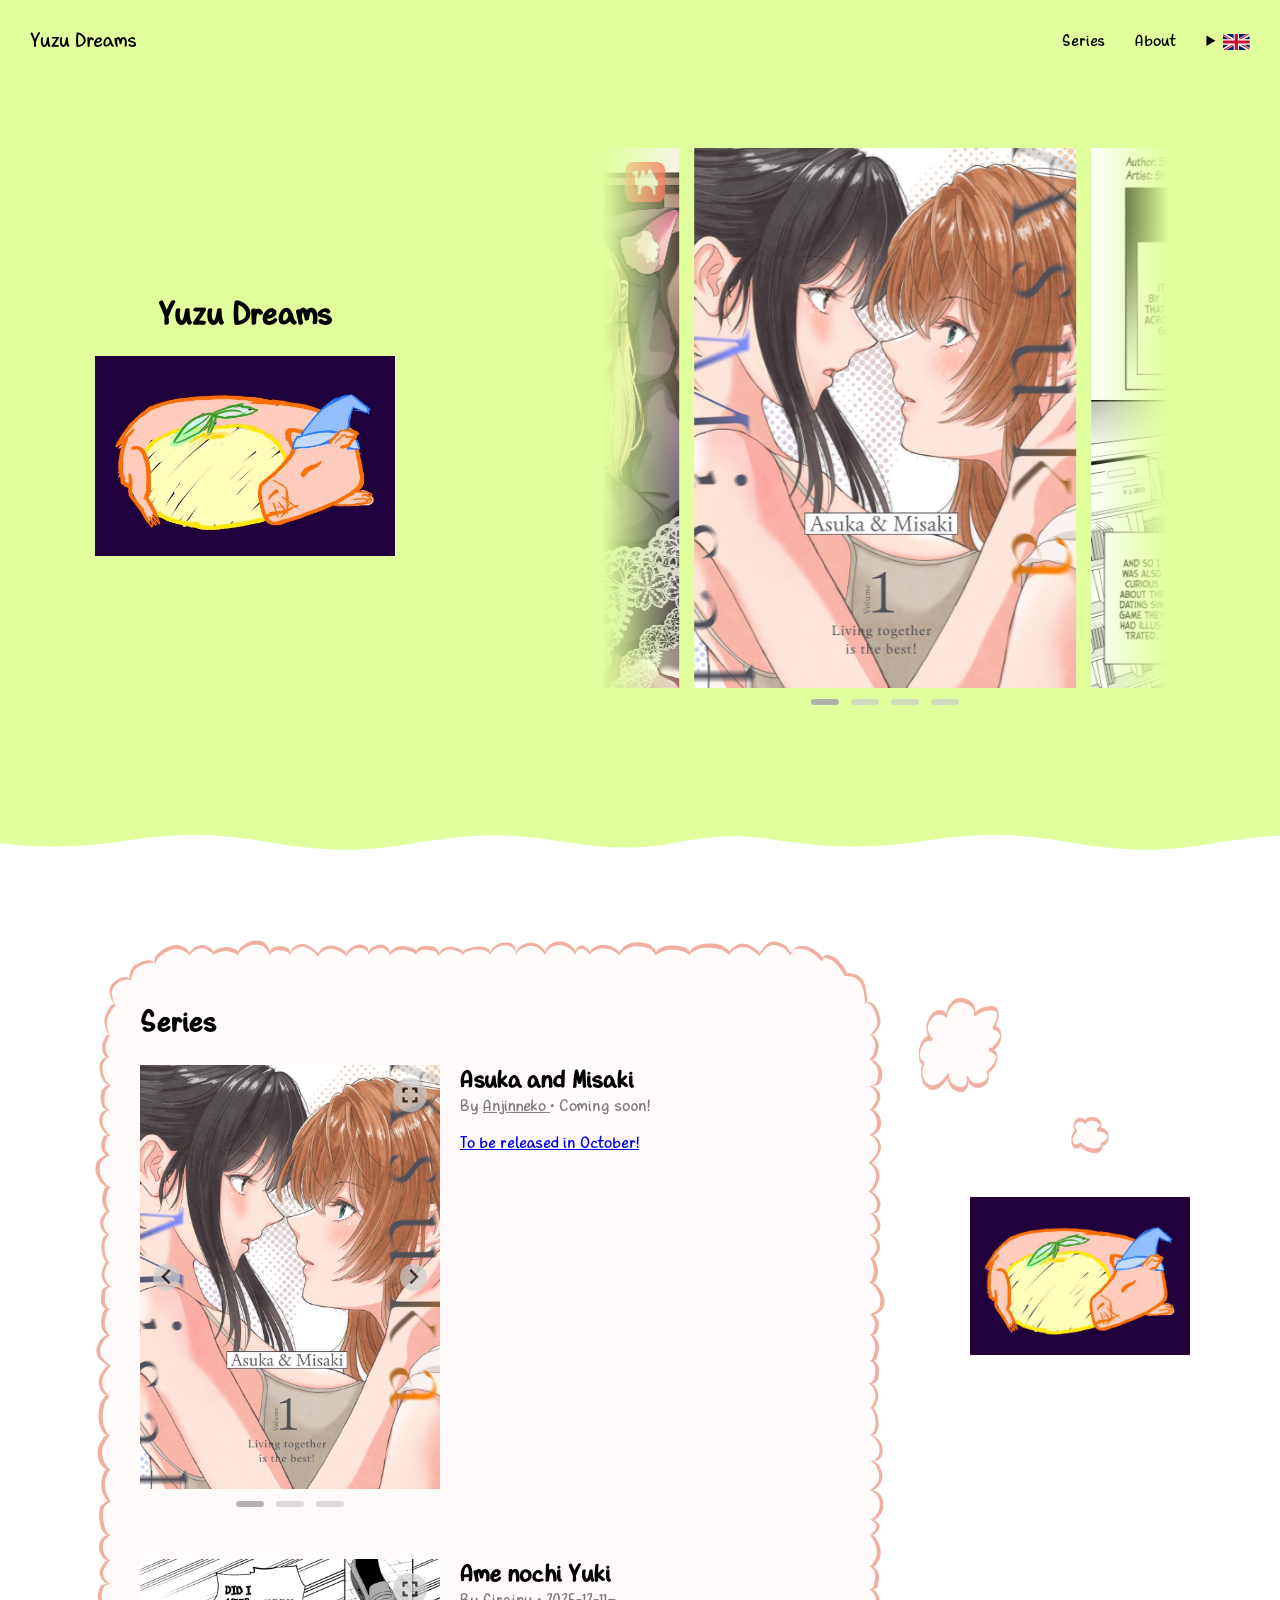
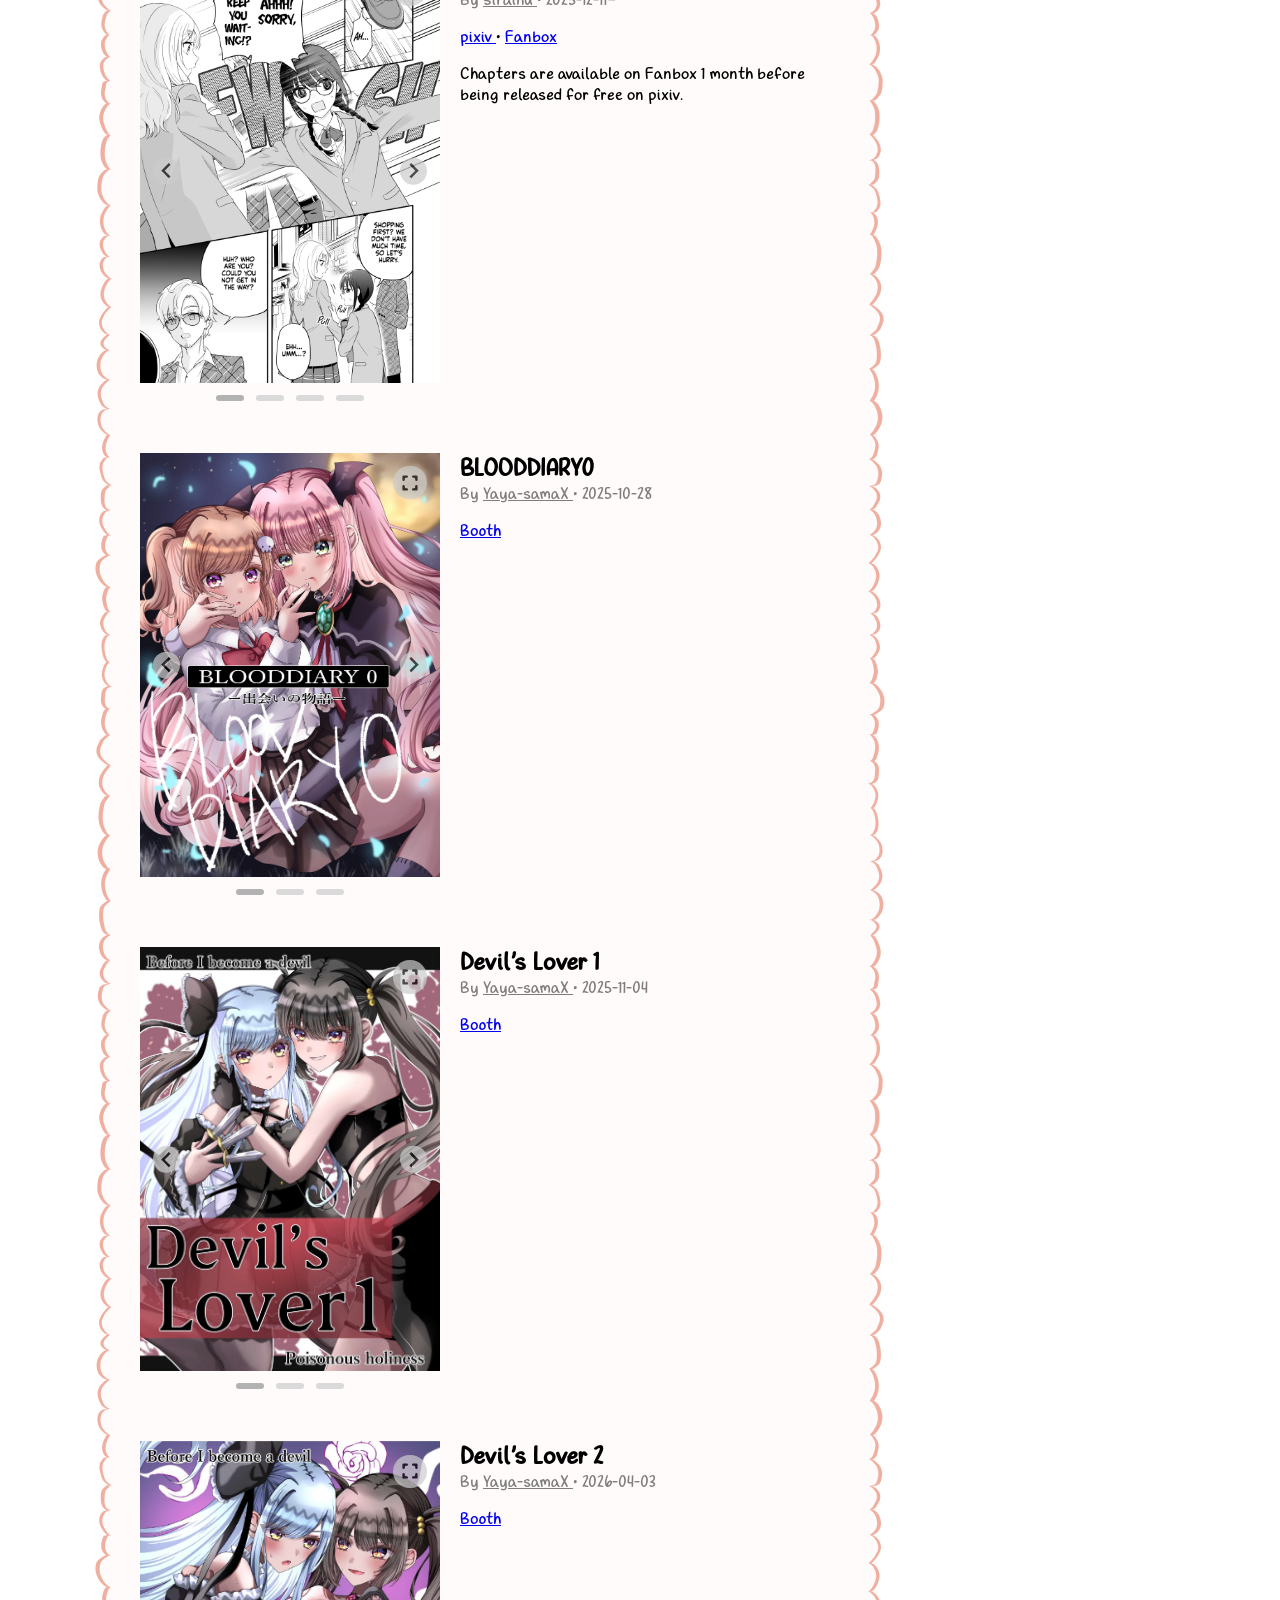
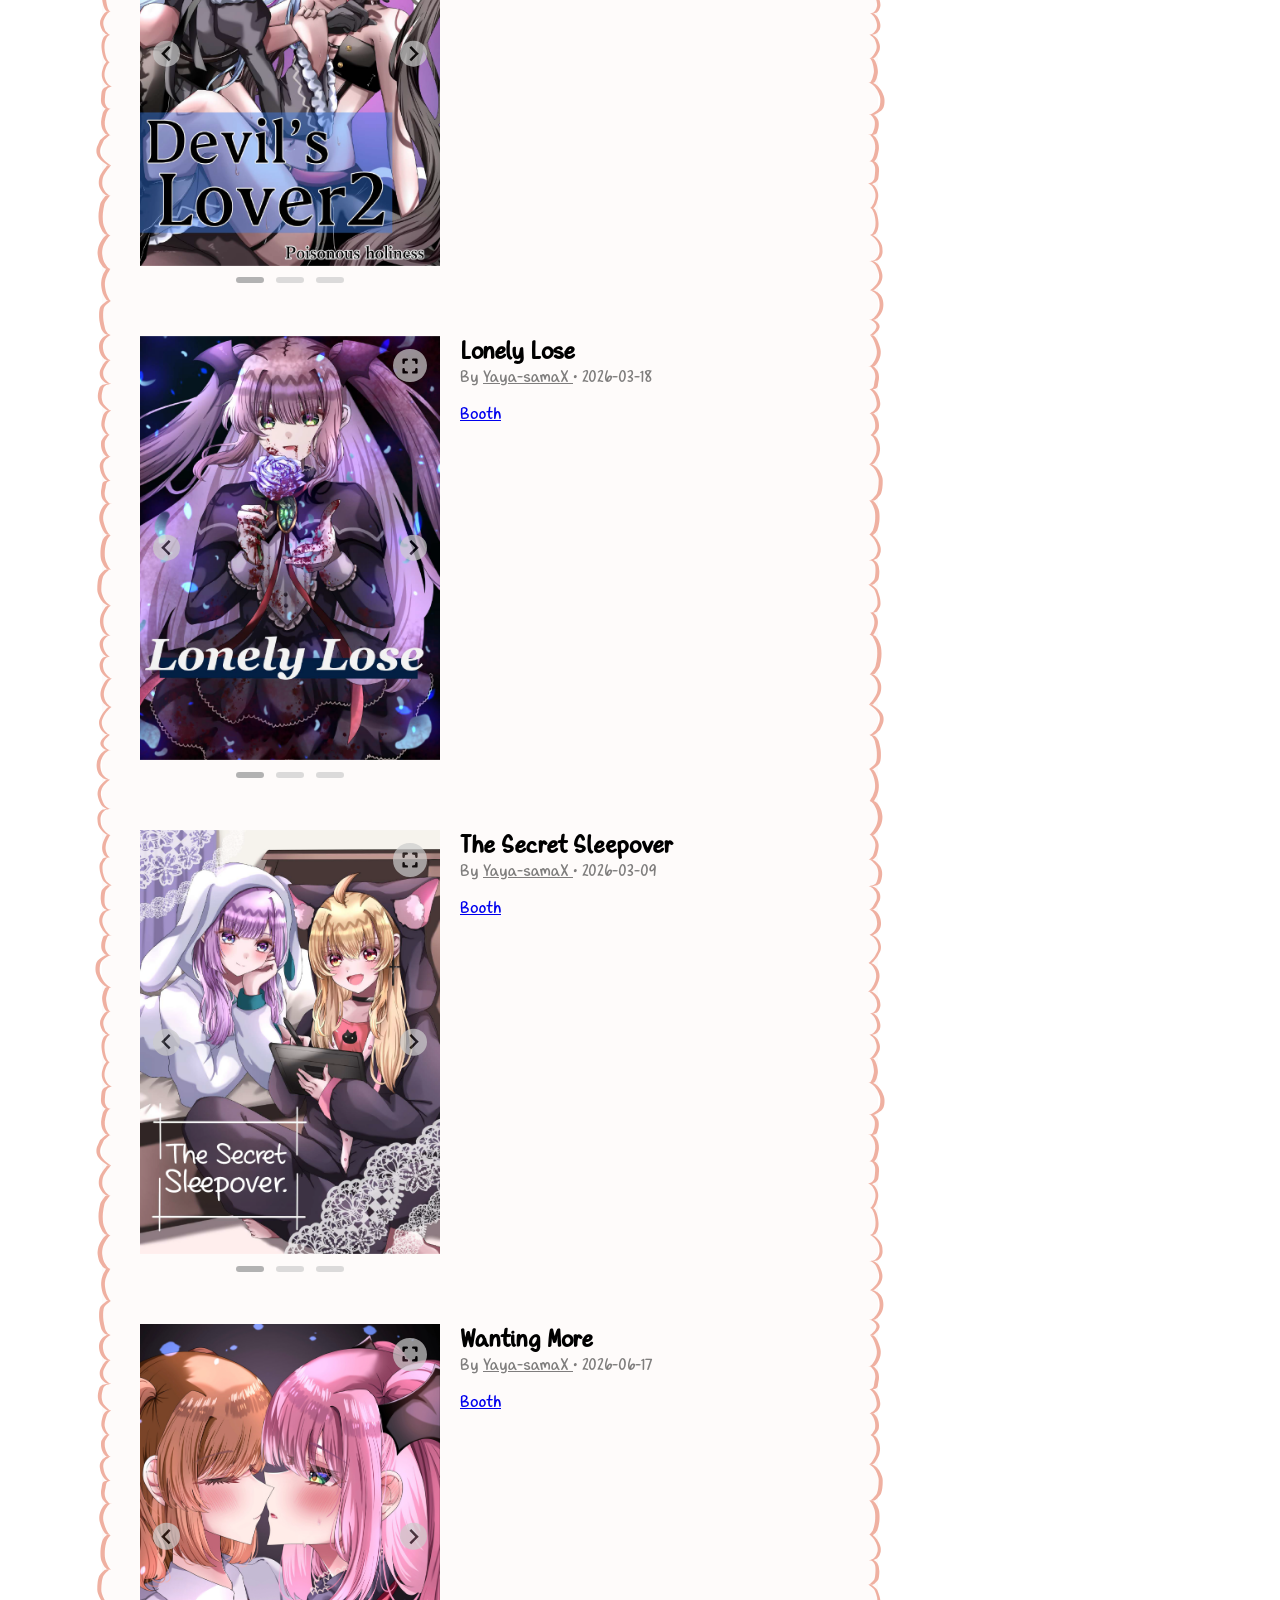
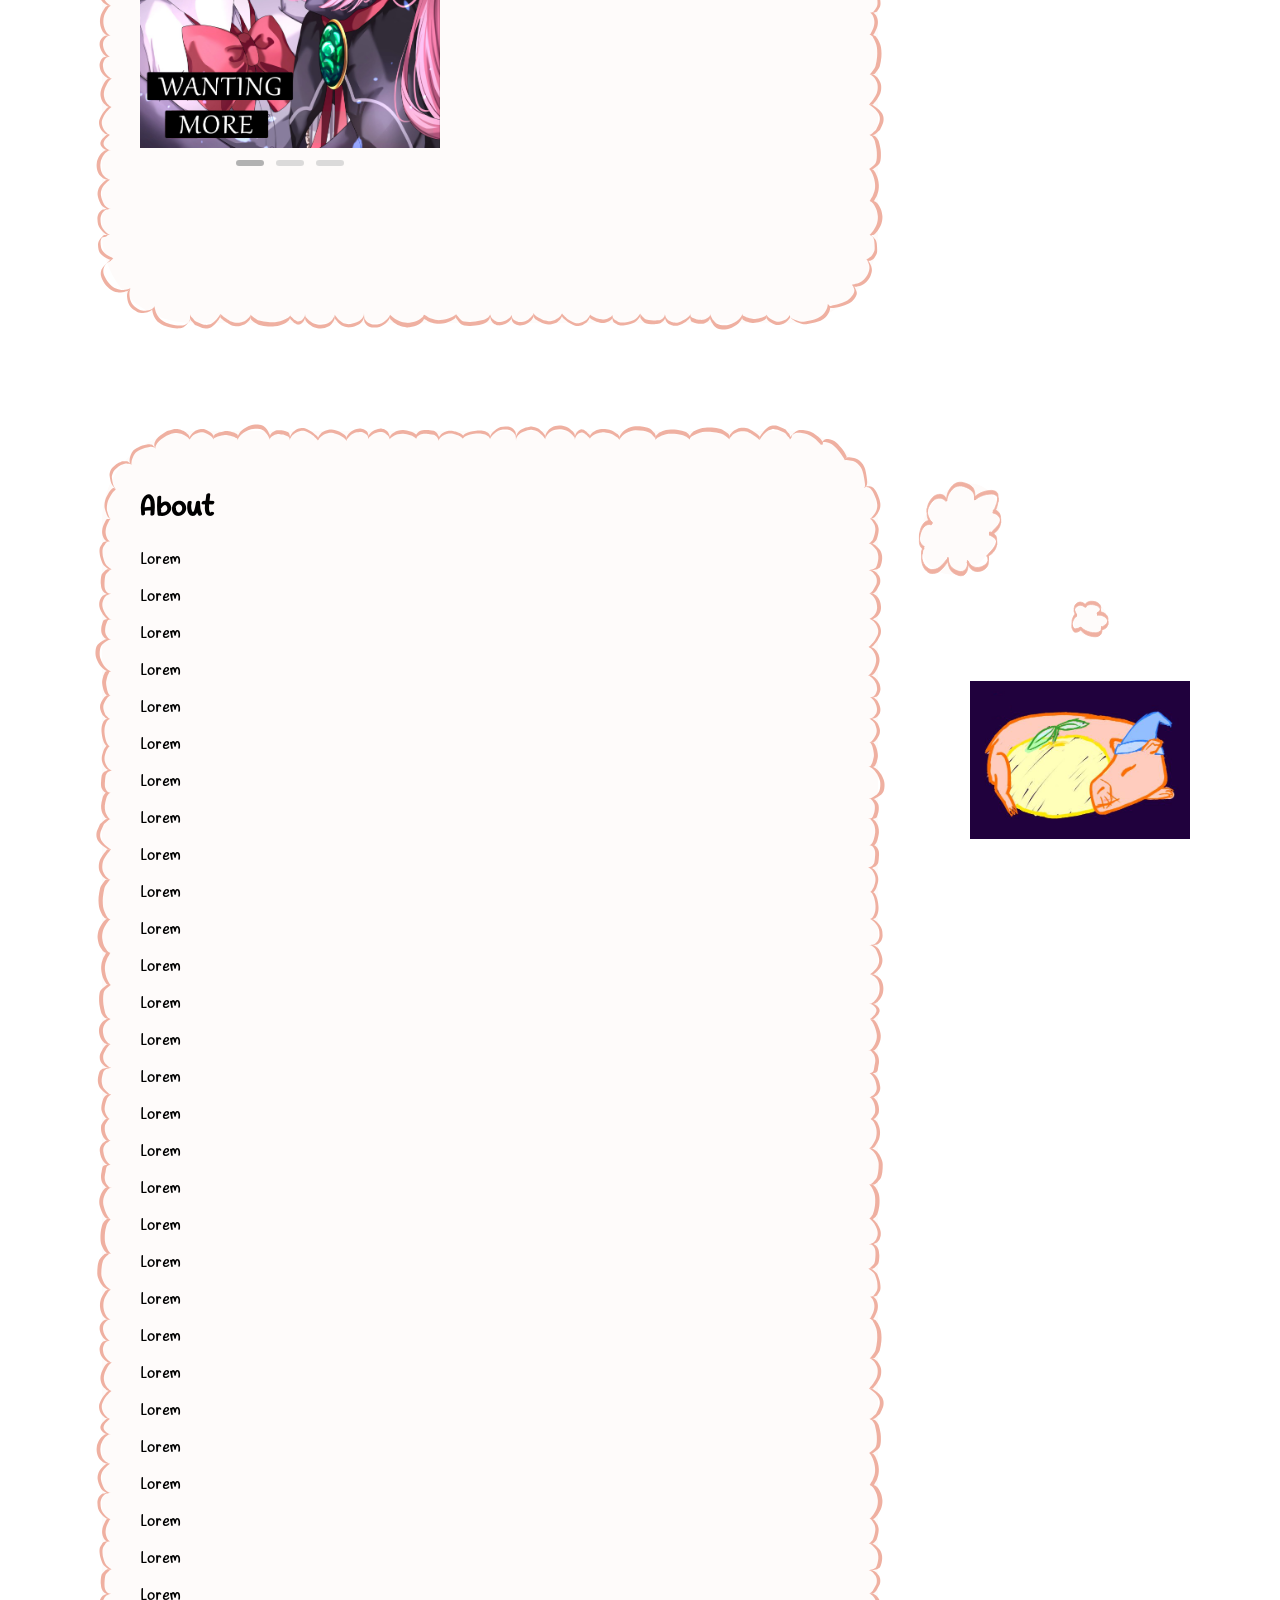
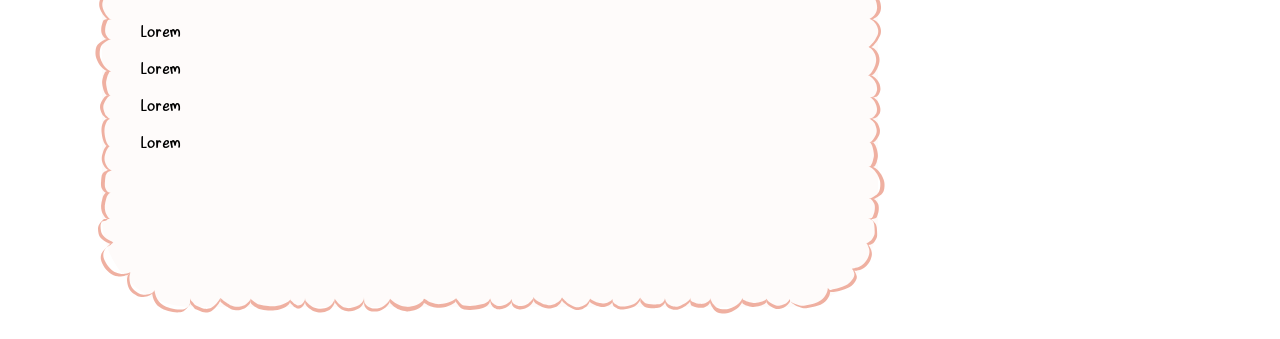
<file: en.html>
<!doctype html><html lang="en"><head><title>Yuzu Dreams</title><meta charset="utf-8"><meta name="viewport" content="width=device-width,initial-scale=1"><script defer="defer" src="/static/js/494.5b644007ae.js"></script><script defer="defer" src="/static/js/en.496019e41d.js"></script><link href="/static/css/en.4b2f156dc0.css" rel="stylesheet"></head><body><nav><div class="logo">Yuzu Dreams</div><div class="links"><a href="/en#series">Series</a> <a href="/en#about">About</a><details class="lang-select"><summary><svg xmlns="http://www.w3.org/2000/svg" viewBox="0 0 50 30"><title>English selected</title><clipPath id="t"><path d="M25,15h25v15zv15h-25zh-25v-15zv-15h25z"/></clipPath><path d="M0,0v30h50v-30z" fill="#012169"/><path d="M0,0 50,30M50,0 0,30" stroke="#fff" stroke-width="6"/><path d="M0,0 50,30M50,0 0,30" clip-path="url(#t)" stroke="#C8102E" stroke-width="4"/><path d="M-1 11h22v-12h8v12h22v8h-22v12h-8v-12h-22z" fill="#C8102E" stroke="#FFF" stroke-width="2"/></svg></summary><ul><li><a href="/en">English</a></li><li><a href="/ja">日本語</a></li></ul></details></div></nav><header><div class="logo"><h1>Yuzu Dreams</h1><img src="static/image/logo.1ac3ef60fa.png" alt="Capybara sleeping next to giant yuzu fruit" width="300" height="200"/></div><div class="series-carousel"><div class="splide" role="group"><div class="splide__track"><ul class="splide__list"><li class="splide__slide"><div><a href="#asuka-and-misaki"><img src="static/image/cover.8010c22771.jpg"/></a></div></li><li class="splide__slide"><div><a href="#ame-nochi-yuki"><img src="static/image/Ch2p01.b6dcd63b38.webp"/></a><div class="icons"><a href="https://www.pixiv.net/user/122109038/series/315614"><svg role="img" xmlns="http://www.w3.org/2000/svg" viewBox="0 0 600 600"><title>pixiv</title><path d="M600 123.504C599.999 55.576 544.424 0 476.496 0H123.503C55.576.001 0 55.576 0 123.504v352.992C.001 544.424 55.576 600 123.503 600h352.993C544.424 599.999 600 544.424 600 476.496c-.353 33.866 0-352.992 0-352.992" fill="#0096fa"/><path d="M313.164 371.503c-44.481 0-80.541-36.06-80.541-80.54 0-44.482 36.06-80.54 80.54-80.54s80.541 36.058 80.541 80.54c0 44.48-36.06 80.54-80.54 80.54M158.83 472.976a9.217 9.217 0 0 0 9.218 9.216h55.357a9.217 9.217 0 0 0 9.218-9.216v-50.351c23.448 14.373 51.022 22.67 80.54 22.67 85.237 0 154.334-69.096 154.334-154.333S398.4 136.63 313.164 136.63c-36.26 0-69.572 12.536-95.914 33.468l-18.802-29.237a9.22 9.22 0 0 0-7.754-4.231h-22.646a9.22 9.22 0 0 0-9.218 9.218z" fill="#fff"/></svg> </a><a href="https://sirainu.fanbox.cc/"><img src="static/image/fanbox.a3a81e85f7.webp" alt="pixivFANBOX"/></a></div></div></li><li class="splide__slide"><div><a href="#blooddiary0"><img src="static/image/ch0p01.cf769cc7cb.webp"/></a><div class="icons"><a href="https://yayasama100lovex.booth.pm/items/7587492"><svg viewBox="0 0 1024 1024" fill="none" xmlns="http://www.w3.org/2000/svg"><title>BOOTH</title><path fill-rule="evenodd" clip-rule="evenodd" d="M0 812C0 929.084 94.9156 1024 212 1024H812C929.084 1024 1024 929.084 1024 812V212C1024 94.9156 929.084 0 812 0H212C94.9156 0 0 94.9156 0 212V812Z" fill="#FC4D50"/><path fill-rule="evenodd" clip-rule="evenodd" d="M773.828 438.341V389.068L650.744 192H608.227L541.093 353.238L475.077 214.446L438.138 214.382L326.272 478.653V227.833H250.172V250.007H192V327.26H250.172V550.306C250.172 570.098 266.227 586.141 286.004 586.141H324.033V832L401.683 831.946C401.683 831.946 401.695 720.762 401.695 720.644C401.695 658.964 455.026 608.963 520.963 608.563C521.198 608.563 521.445 608.535 521.707 608.535H521.744H521.786H521.875C629.722 608.612 717.139 690.28 717.139 790.983V832H773.828V611.427H832V489.487L773.828 438.341Z" fill="white"/></svg></a></div></div></li><li class="splide__slide"><div><a href="#the-secret-sleepover"><img src="static/image/Ch1p01.bfaac6cfce.webp"/></a><div class="icons"><a href="https://yayasama100lovex.booth.pm/items/8067510"><svg viewBox="0 0 1024 1024" fill="none" xmlns="http://www.w3.org/2000/svg"><title>BOOTH</title><path fill-rule="evenodd" clip-rule="evenodd" d="M0 812C0 929.084 94.9156 1024 212 1024H812C929.084 1024 1024 929.084 1024 812V212C1024 94.9156 929.084 0 812 0H212C94.9156 0 0 94.9156 0 212V812Z" fill="#FC4D50"/><path fill-rule="evenodd" clip-rule="evenodd" d="M773.828 438.341V389.068L650.744 192H608.227L541.093 353.238L475.077 214.446L438.138 214.382L326.272 478.653V227.833H250.172V250.007H192V327.26H250.172V550.306C250.172 570.098 266.227 586.141 286.004 586.141H324.033V832L401.683 831.946C401.683 831.946 401.695 720.762 401.695 720.644C401.695 658.964 455.026 608.963 520.963 608.563C521.198 608.563 521.445 608.535 521.707 608.535H521.744H521.786H521.875C629.722 608.612 717.139 690.28 717.139 790.983V832H773.828V611.427H832V489.487L773.828 438.341Z" fill="white"/></svg></a></div></div></li></ul></div></div></div></header><main><section id="series"><div class="bg"><div class="h-edge"></div><div class="v-edge"></div><div class="rhs"><div><div class="bubble small"></div><div class="bubble big"></div><img src="static/image/logo.1ac3ef60fa.png"/></div></div></div><h2>Series</h2><div class="card" id="asuka-and-misaki"><div class="splide preview" role="group" data-start-i="0"><button class="fullscreen"><svg xmlns="http://www.w3.org/2000/svg" viewBox="0 0 10 10"><path transform="translate(0 0) rotate(  0 2 2)" stroke-linecap="round" stroke-linejoin="round" d="M1 3 L1 1 L3 1"/><path transform="translate(6 0) rotate( 90 2 2)" stroke-linecap="round" stroke-linejoin="round" d="M1 3 L1 1 L3 1"/><path transform="translate(6 6) rotate(180 2 2)" stroke-linecap="round" stroke-linejoin="round" d="M1 3 L1 1 L3 1"/><path transform="translate(0 6) rotate(270 2 2)" stroke-linecap="round" stroke-linejoin="round" d="M1 3 L1 1 L3 1"/></svg></button><div class="splide__track"><ul class="splide__list"><li class="splide__slide"><img src="static/image/cover.8010c22771.jpg"/></li><li class="splide__slide"><img src="static/image/p0.c7d420366e.jpg"/></li><li class="splide__slide"><img src="static/image/p1.e7bf64086d.jpg"/></li></ul></div></div><div><h3>Asuka and Misaki</h3><div class="info">By <a href="https://www.pixiv.net/en/users/16115437">Anjinneko </a>• Coming soon!</div><p><a href="https://x.com/Anjinneko57931/status/2095632937979179198">To be released in October!</a></p></div></div><div class="card" id="ame-nochi-yuki"><div class="splide preview" role="group" data-start-i="3"><button class="fullscreen"><svg xmlns="http://www.w3.org/2000/svg" viewBox="0 0 10 10"><path transform="translate(0 0) rotate(  0 2 2)" stroke-linecap="round" stroke-linejoin="round" d="M1 3 L1 1 L3 1"/><path transform="translate(6 0) rotate( 90 2 2)" stroke-linecap="round" stroke-linejoin="round" d="M1 3 L1 1 L3 1"/><path transform="translate(6 6) rotate(180 2 2)" stroke-linecap="round" stroke-linejoin="round" d="M1 3 L1 1 L3 1"/><path transform="translate(0 6) rotate(270 2 2)" stroke-linecap="round" stroke-linejoin="round" d="M1 3 L1 1 L3 1"/></svg></button><div class="splide__track"><ul class="splide__list"><li class="splide__slide"><img src="static/image/Ch1p11.d4728845d3.webp"/></li><li class="splide__slide"><img src="static/image/Ch1p20.bfc84d1cb0.webp"/></li><li class="splide__slide"><img src="static/image/Ch2p01.b6dcd63b38.webp"/></li><li class="splide__slide"><img src="static/image/Ch2p04.532ee6824c.webp"/></li></ul></div></div><div><h3>Ame nochi Yuki</h3><div class="info">By <a href="https://sirainu.fanbox.cc/">Sirainu </a>• 2025-12-11–</div><p><a href="https://www.pixiv.net/user/122109038/series/315614">pixiv </a>• <a href="https://sirainu.fanbox.cc/">Fanbox</a></p><p>Chapters are available on Fanbox 1 month before being released for free on pixiv.</p></div></div><div class="card" id="blooddiary0"><div class="splide preview" role="group" data-start-i="7"><button class="fullscreen"><svg xmlns="http://www.w3.org/2000/svg" viewBox="0 0 10 10"><path transform="translate(0 0) rotate(  0 2 2)" stroke-linecap="round" stroke-linejoin="round" d="M1 3 L1 1 L3 1"/><path transform="translate(6 0) rotate( 90 2 2)" stroke-linecap="round" stroke-linejoin="round" d="M1 3 L1 1 L3 1"/><path transform="translate(6 6) rotate(180 2 2)" stroke-linecap="round" stroke-linejoin="round" d="M1 3 L1 1 L3 1"/><path transform="translate(0 6) rotate(270 2 2)" stroke-linecap="round" stroke-linejoin="round" d="M1 3 L1 1 L3 1"/></svg></button><div class="splide__track"><ul class="splide__list"><li class="splide__slide"><img src="static/image/ch0p01.cf769cc7cb.webp"/></li><li class="splide__slide"><img src="static/image/ch0p07.f885fa1fa1.webp"/></li><li class="splide__slide"><img src="static/image/ch0p10.9cc5a28fa2.webp"/></li></ul></div></div><div><h3>BLOODDIARY0</h3><div class="info">By <a href="https://www.pixiv.net/en/users/43729036">Yaya-samaX </a>• 2025-10-28</div><p><a href="https://yayasama100lovex.booth.pm/items/7587492">Booth</a></p></div></div><div class="card" id="devils-lover-1"><div class="splide preview" role="group" data-start-i="10"><button class="fullscreen"><svg xmlns="http://www.w3.org/2000/svg" viewBox="0 0 10 10"><path transform="translate(0 0) rotate(  0 2 2)" stroke-linecap="round" stroke-linejoin="round" d="M1 3 L1 1 L3 1"/><path transform="translate(6 0) rotate( 90 2 2)" stroke-linecap="round" stroke-linejoin="round" d="M1 3 L1 1 L3 1"/><path transform="translate(6 6) rotate(180 2 2)" stroke-linecap="round" stroke-linejoin="round" d="M1 3 L1 1 L3 1"/><path transform="translate(0 6) rotate(270 2 2)" stroke-linecap="round" stroke-linejoin="round" d="M1 3 L1 1 L3 1"/></svg></button><div class="splide__track"><ul class="splide__list"><li class="splide__slide"><img src="static/image/p01.536784c904.webp"/></li><li class="splide__slide"><img src="static/image/p09.6a0148d2ed.webp"/></li><li class="splide__slide"><img src="static/image/p11.aa2d91ad7f.webp"/></li></ul></div></div><div><h3>Devil’s Lover 1</h3><div class="info">By <a href="https://www.pixiv.net/en/users/43729036">Yaya-samaX </a>• 2025-11-04</div><p><a href="https://yayasama100lovex.booth.pm/items/7617747">Booth</a></p></div></div><div class="card" id="devils-lover-2"><div class="splide preview" role="group" data-start-i="13"><button class="fullscreen"><svg xmlns="http://www.w3.org/2000/svg" viewBox="0 0 10 10"><path transform="translate(0 0) rotate(  0 2 2)" stroke-linecap="round" stroke-linejoin="round" d="M1 3 L1 1 L3 1"/><path transform="translate(6 0) rotate( 90 2 2)" stroke-linecap="round" stroke-linejoin="round" d="M1 3 L1 1 L3 1"/><path transform="translate(6 6) rotate(180 2 2)" stroke-linecap="round" stroke-linejoin="round" d="M1 3 L1 1 L3 1"/><path transform="translate(0 6) rotate(270 2 2)" stroke-linecap="round" stroke-linejoin="round" d="M1 3 L1 1 L3 1"/></svg></button><div class="splide__track"><ul class="splide__list"><li class="splide__slide"><img src="static/image/p01.fd0f0890c6.webp"/></li><li class="splide__slide"><img src="static/image/p06.e63a6a32da.webp"/></li><li class="splide__slide"><img src="static/image/p14.9df47d3df2.webp"/></li></ul></div></div><div><h3>Devil’s Lover 2</h3><div class="info">By <a href="https://www.pixiv.net/en/users/43729036">Yaya-samaX </a>• 2026-04-03</div><p><a href="https://yayasama100lovex.booth.pm/items/8158971">Booth</a></p></div></div><div class="card" id="lonely-lose"><div class="splide preview" role="group" data-start-i="16"><button class="fullscreen"><svg xmlns="http://www.w3.org/2000/svg" viewBox="0 0 10 10"><path transform="translate(0 0) rotate(  0 2 2)" stroke-linecap="round" stroke-linejoin="round" d="M1 3 L1 1 L3 1"/><path transform="translate(6 0) rotate( 90 2 2)" stroke-linecap="round" stroke-linejoin="round" d="M1 3 L1 1 L3 1"/><path transform="translate(6 6) rotate(180 2 2)" stroke-linecap="round" stroke-linejoin="round" d="M1 3 L1 1 L3 1"/><path transform="translate(0 6) rotate(270 2 2)" stroke-linecap="round" stroke-linejoin="round" d="M1 3 L1 1 L3 1"/></svg></button><div class="splide__track"><ul class="splide__list"><li class="splide__slide"><img src="static/image/Ch1p01.b1343f40c5.webp"/></li><li class="splide__slide"><img src="static/image/Ch1p05.a8d6c97b68.webp"/></li><li class="splide__slide"><img src="static/image/Ch1p09.5c2816a933.webp"/></li></ul></div></div><div><h3>Lonely Lose</h3><div class="info">By <a href="https://www.pixiv.net/en/users/43729036">Yaya-samaX </a>• 2026-03-18</div><p><a href="https://yayasama100lovex.booth.pm/items/8094931">Booth</a></p></div></div><div class="card" id="the-secret-sleepover"><div class="splide preview" role="group" data-start-i="19"><button class="fullscreen"><svg xmlns="http://www.w3.org/2000/svg" viewBox="0 0 10 10"><path transform="translate(0 0) rotate(  0 2 2)" stroke-linecap="round" stroke-linejoin="round" d="M1 3 L1 1 L3 1"/><path transform="translate(6 0) rotate( 90 2 2)" stroke-linecap="round" stroke-linejoin="round" d="M1 3 L1 1 L3 1"/><path transform="translate(6 6) rotate(180 2 2)" stroke-linecap="round" stroke-linejoin="round" d="M1 3 L1 1 L3 1"/><path transform="translate(0 6) rotate(270 2 2)" stroke-linecap="round" stroke-linejoin="round" d="M1 3 L1 1 L3 1"/></svg></button><div class="splide__track"><ul class="splide__list"><li class="splide__slide"><img src="static/image/Ch1p01.bfaac6cfce.webp"/></li><li class="splide__slide"><img src="static/image/Ch1p06.f63bedbbcd.webp"/></li><li class="splide__slide"><img src="static/image/Ch1p18.afb64d9292.webp"/></li></ul></div></div><div><h3>The Secret Sleepover</h3><div class="info">By <a href="https://www.pixiv.net/en/users/43729036">Yaya-samaX </a>• 2026-03-09</div><p><a href="https://yayasama100lovex.booth.pm/items/8067510">Booth</a></p></div></div><div class="card" id="wanting-more"><div class="splide preview" role="group" data-start-i="22"><button class="fullscreen"><svg xmlns="http://www.w3.org/2000/svg" viewBox="0 0 10 10"><path transform="translate(0 0) rotate(  0 2 2)" stroke-linecap="round" stroke-linejoin="round" d="M1 3 L1 1 L3 1"/><path transform="translate(6 0) rotate( 90 2 2)" stroke-linecap="round" stroke-linejoin="round" d="M1 3 L1 1 L3 1"/><path transform="translate(6 6) rotate(180 2 2)" stroke-linecap="round" stroke-linejoin="round" d="M1 3 L1 1 L3 1"/><path transform="translate(0 6) rotate(270 2 2)" stroke-linecap="round" stroke-linejoin="round" d="M1 3 L1 1 L3 1"/></svg></button><div class="splide__track"><ul class="splide__list"><li class="splide__slide"><img src="static/image/Ch1p01.07658c06c8.webp"/></li><li class="splide__slide"><img src="static/image/Ch1p04.d672fe0be2.webp"/></li><li class="splide__slide"><img src="static/image/Ch1p07.2020805bca.webp"/></li></ul></div></div><div><h3>Wanting More</h3><div class="info">By <a href="https://www.pixiv.net/en/users/43729036">Yaya-samaX </a>• 2026-06-17</div><p><a href="https://yayasama100lovex.booth.pm/items/8517923">Booth</a></p></div></div></section><div id="fullscreen" class="splide" role="group"><button class="fullscreen"><svg xmlns="http://www.w3.org/2000/svg" viewBox="0 0 10 10"><path transform="translate(0 0) rotate(  0 2 2)" stroke-linecap="round" stroke-linejoin="round" d="M1 3 L3 3 L3 1"/><path transform="translate(6 0) rotate( 90 2 2)" stroke-linecap="round" stroke-linejoin="round" d="M1 3 L3 3 L3 1"/><path transform="translate(6 6) rotate(180 2 2)" stroke-linecap="round" stroke-linejoin="round" d="M1 3 L3 3 L3 1"/><path transform="translate(0 6) rotate(270 2 2)" stroke-linecap="round" stroke-linejoin="round" d="M1 3 L3 3 L3 1"/></svg></button><div class="splide__track"><ul class="splide__list"><li class="splide__slide"><img src="static/image/cover.8010c22771.jpg"/></li><li class="splide__slide"><img src="static/image/p0.c7d420366e.jpg"/></li><li class="splide__slide"><img src="static/image/p1.e7bf64086d.jpg"/></li><li class="splide__slide"><img src="static/image/Ch1p11.d4728845d3.webp"/></li><li class="splide__slide"><img src="static/image/Ch1p20.bfc84d1cb0.webp"/></li><li class="splide__slide"><img src="static/image/Ch2p01.b6dcd63b38.webp"/></li><li class="splide__slide"><img src="static/image/Ch2p04.532ee6824c.webp"/></li><li class="splide__slide"><img src="static/image/ch0p01.cf769cc7cb.webp"/></li><li class="splide__slide"><img src="static/image/ch0p07.f885fa1fa1.webp"/></li><li class="splide__slide"><img src="static/image/ch0p10.9cc5a28fa2.webp"/></li><li class="splide__slide"><img src="static/image/p01.536784c904.webp"/></li><li class="splide__slide"><img src="static/image/p09.6a0148d2ed.webp"/></li><li class="splide__slide"><img src="static/image/p11.aa2d91ad7f.webp"/></li><li class="splide__slide"><img src="static/image/p01.fd0f0890c6.webp"/></li><li class="splide__slide"><img src="static/image/p06.e63a6a32da.webp"/></li><li class="splide__slide"><img src="static/image/p14.9df47d3df2.webp"/></li><li class="splide__slide"><img src="static/image/Ch1p01.b1343f40c5.webp"/></li><li class="splide__slide"><img src="static/image/Ch1p05.a8d6c97b68.webp"/></li><li class="splide__slide"><img src="static/image/Ch1p09.5c2816a933.webp"/></li><li class="splide__slide"><img src="static/image/Ch1p01.bfaac6cfce.webp"/></li><li class="splide__slide"><img src="static/image/Ch1p06.f63bedbbcd.webp"/></li><li class="splide__slide"><img src="static/image/Ch1p18.afb64d9292.webp"/></li><li class="splide__slide"><img src="static/image/Ch1p01.07658c06c8.webp"/></li><li class="splide__slide"><img src="static/image/Ch1p04.d672fe0be2.webp"/></li><li class="splide__slide"><img src="static/image/Ch1p07.2020805bca.webp"/></li></ul></div></div><section id="about"><div class="bg"><div class="h-edge"></div><div class="v-edge"></div><div class="rhs"><div><div class="bubble small"></div><div class="bubble big"></div><img src="static/image/logo.1ac3ef60fa.png"/></div></div></div><h2>About</h2><p>Lorem</p><p>Lorem</p><p>Lorem</p><p>Lorem</p><p>Lorem</p><p>Lorem</p><p>Lorem</p><p>Lorem</p><p>Lorem</p><p>Lorem</p><p>Lorem</p><p>Lorem</p><p>Lorem</p><p>Lorem</p><p>Lorem</p><p>Lorem</p><p>Lorem</p><p>Lorem</p><p>Lorem</p><p>Lorem</p><p>Lorem</p><p>Lorem</p><p>Lorem</p><p>Lorem</p><p>Lorem</p><p>Lorem</p><p>Lorem</p><p>Lorem</p><p>Lorem</p><p>Lorem</p><p>Lorem</p><p>Lorem</p><p>Lorem</p></section></main></body></html>
</file>
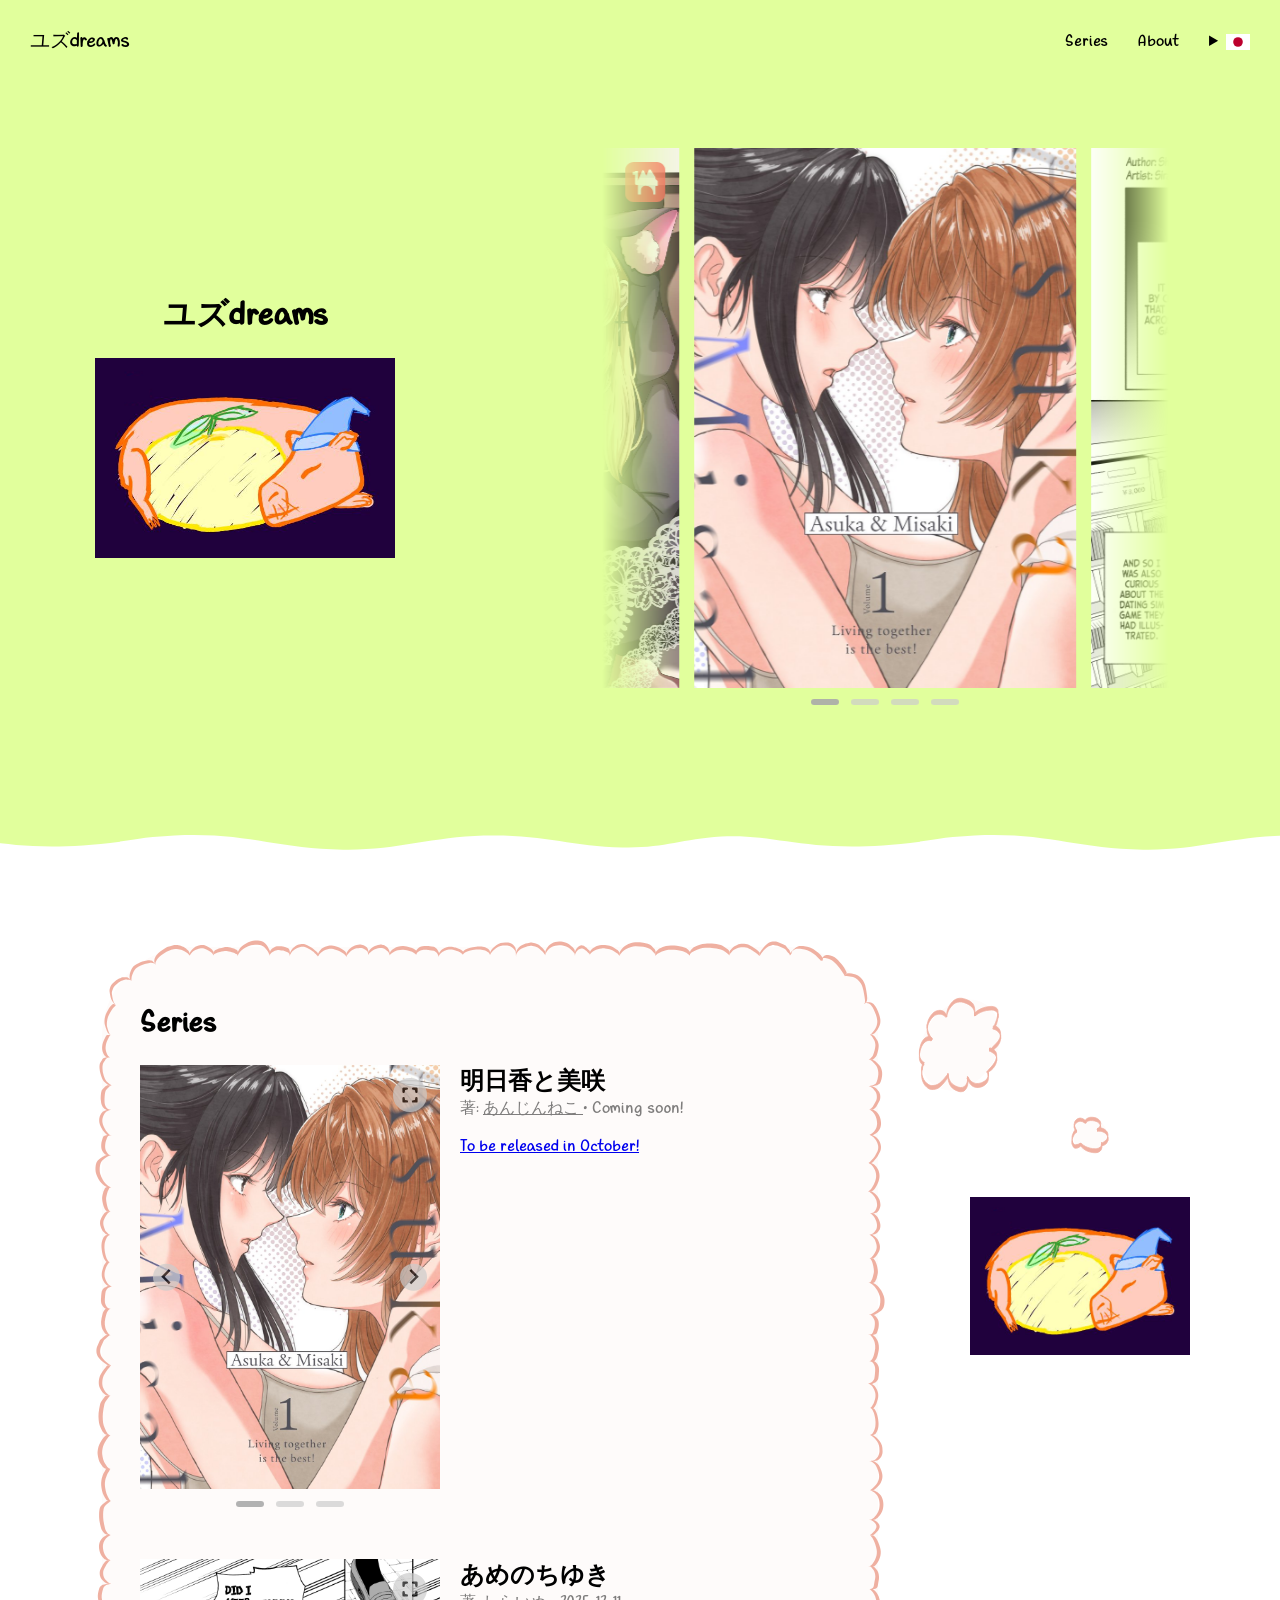
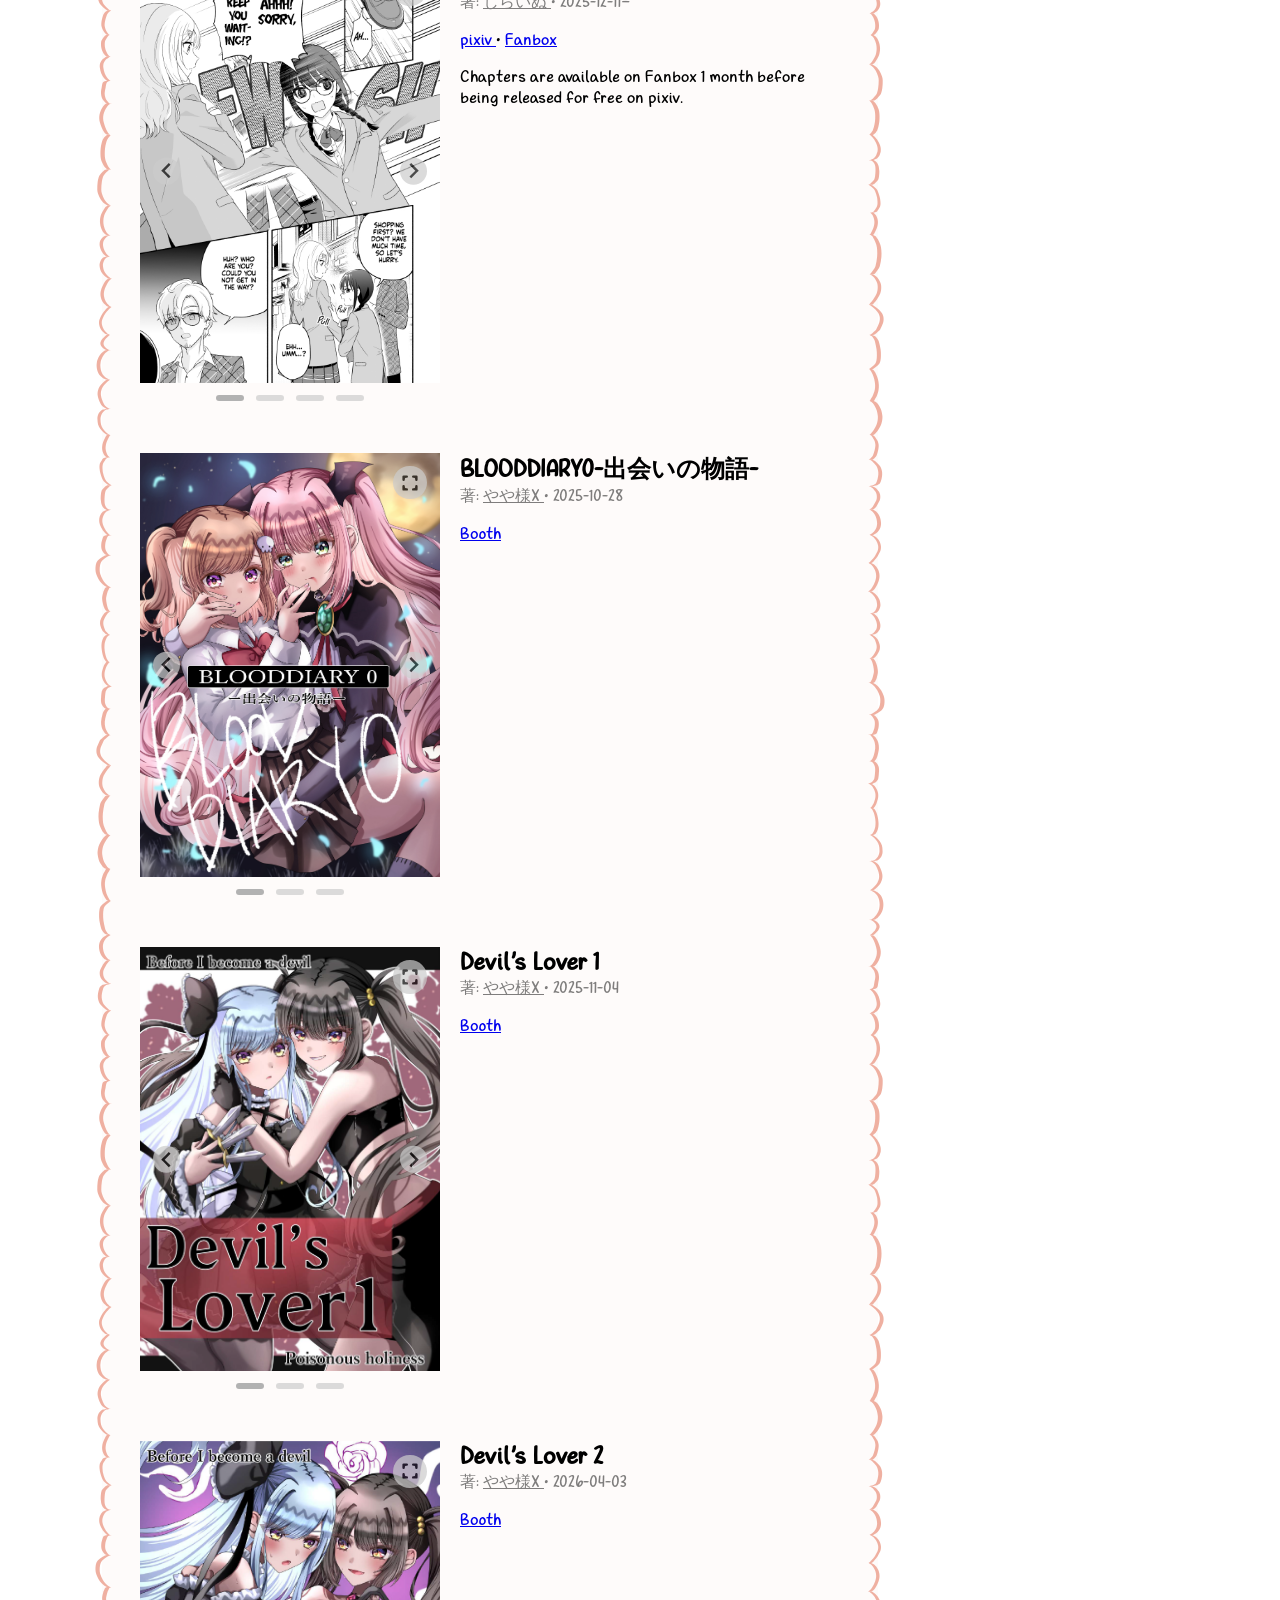
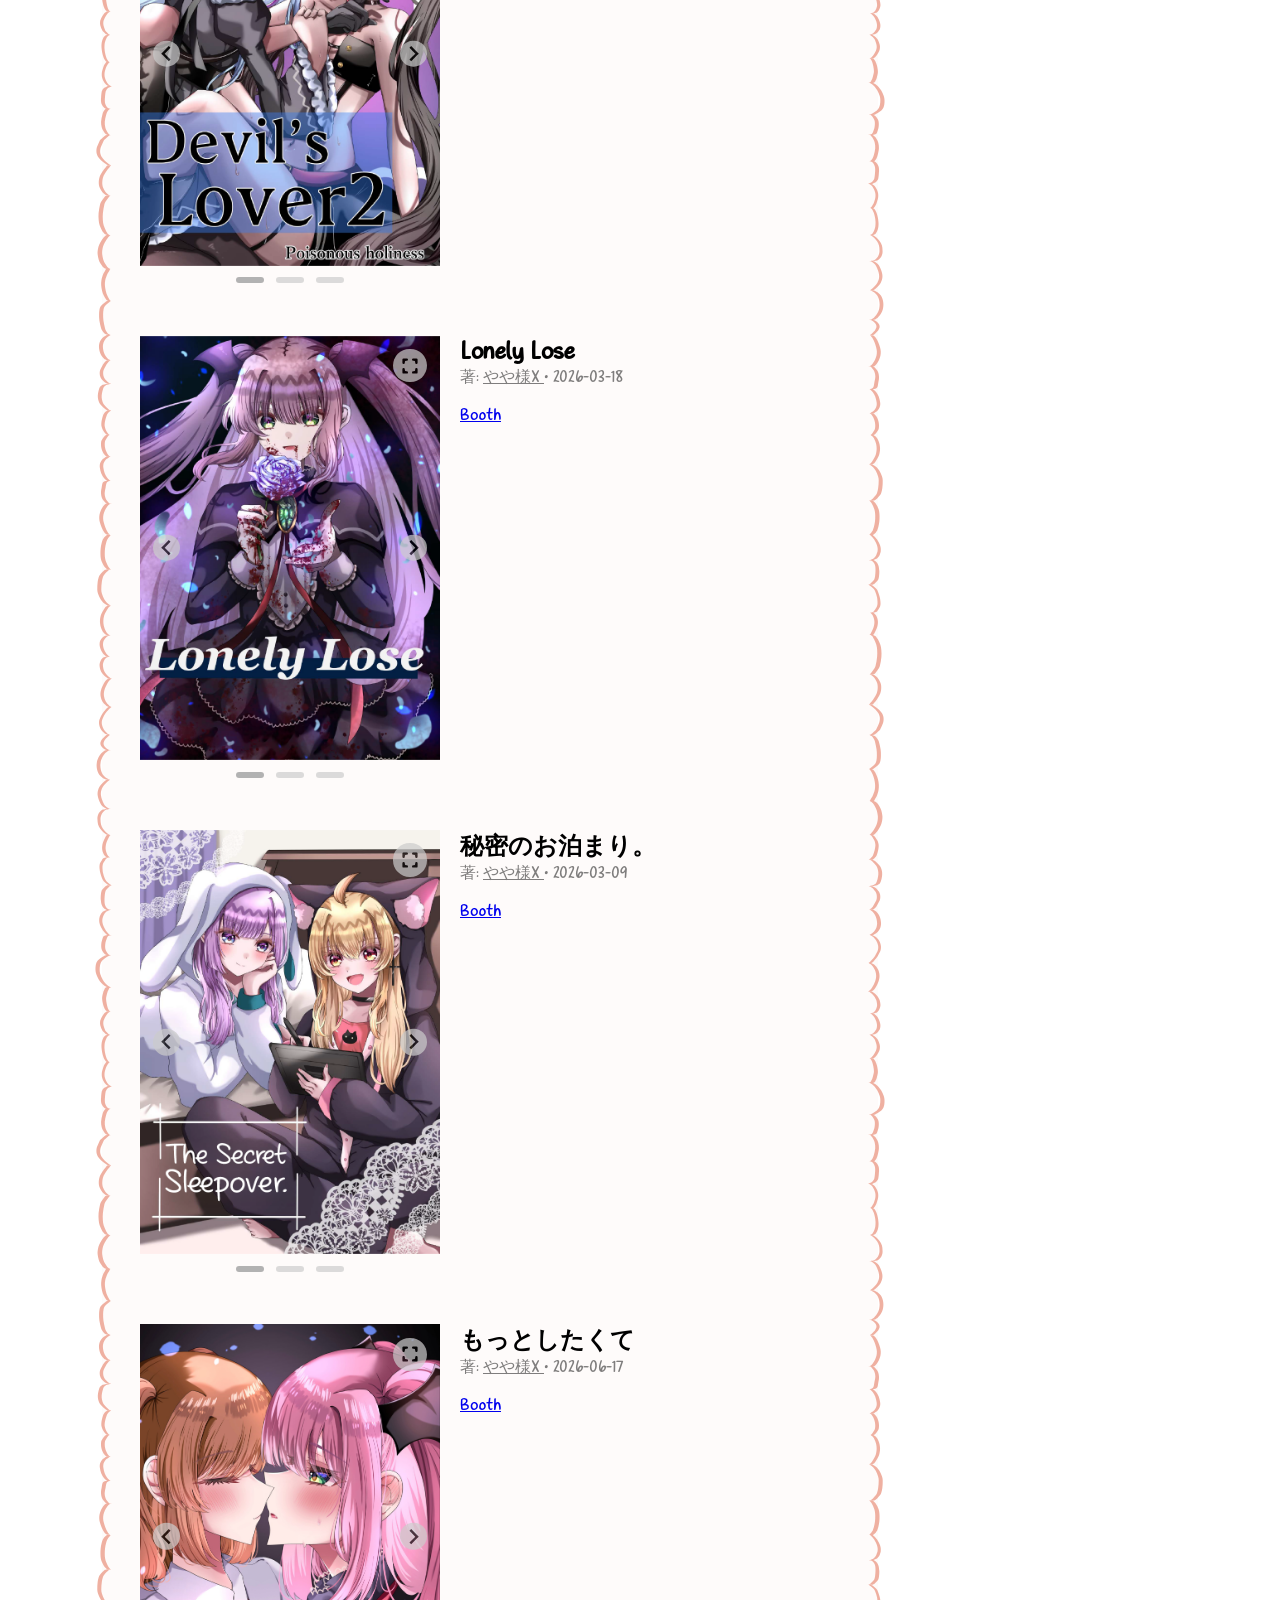
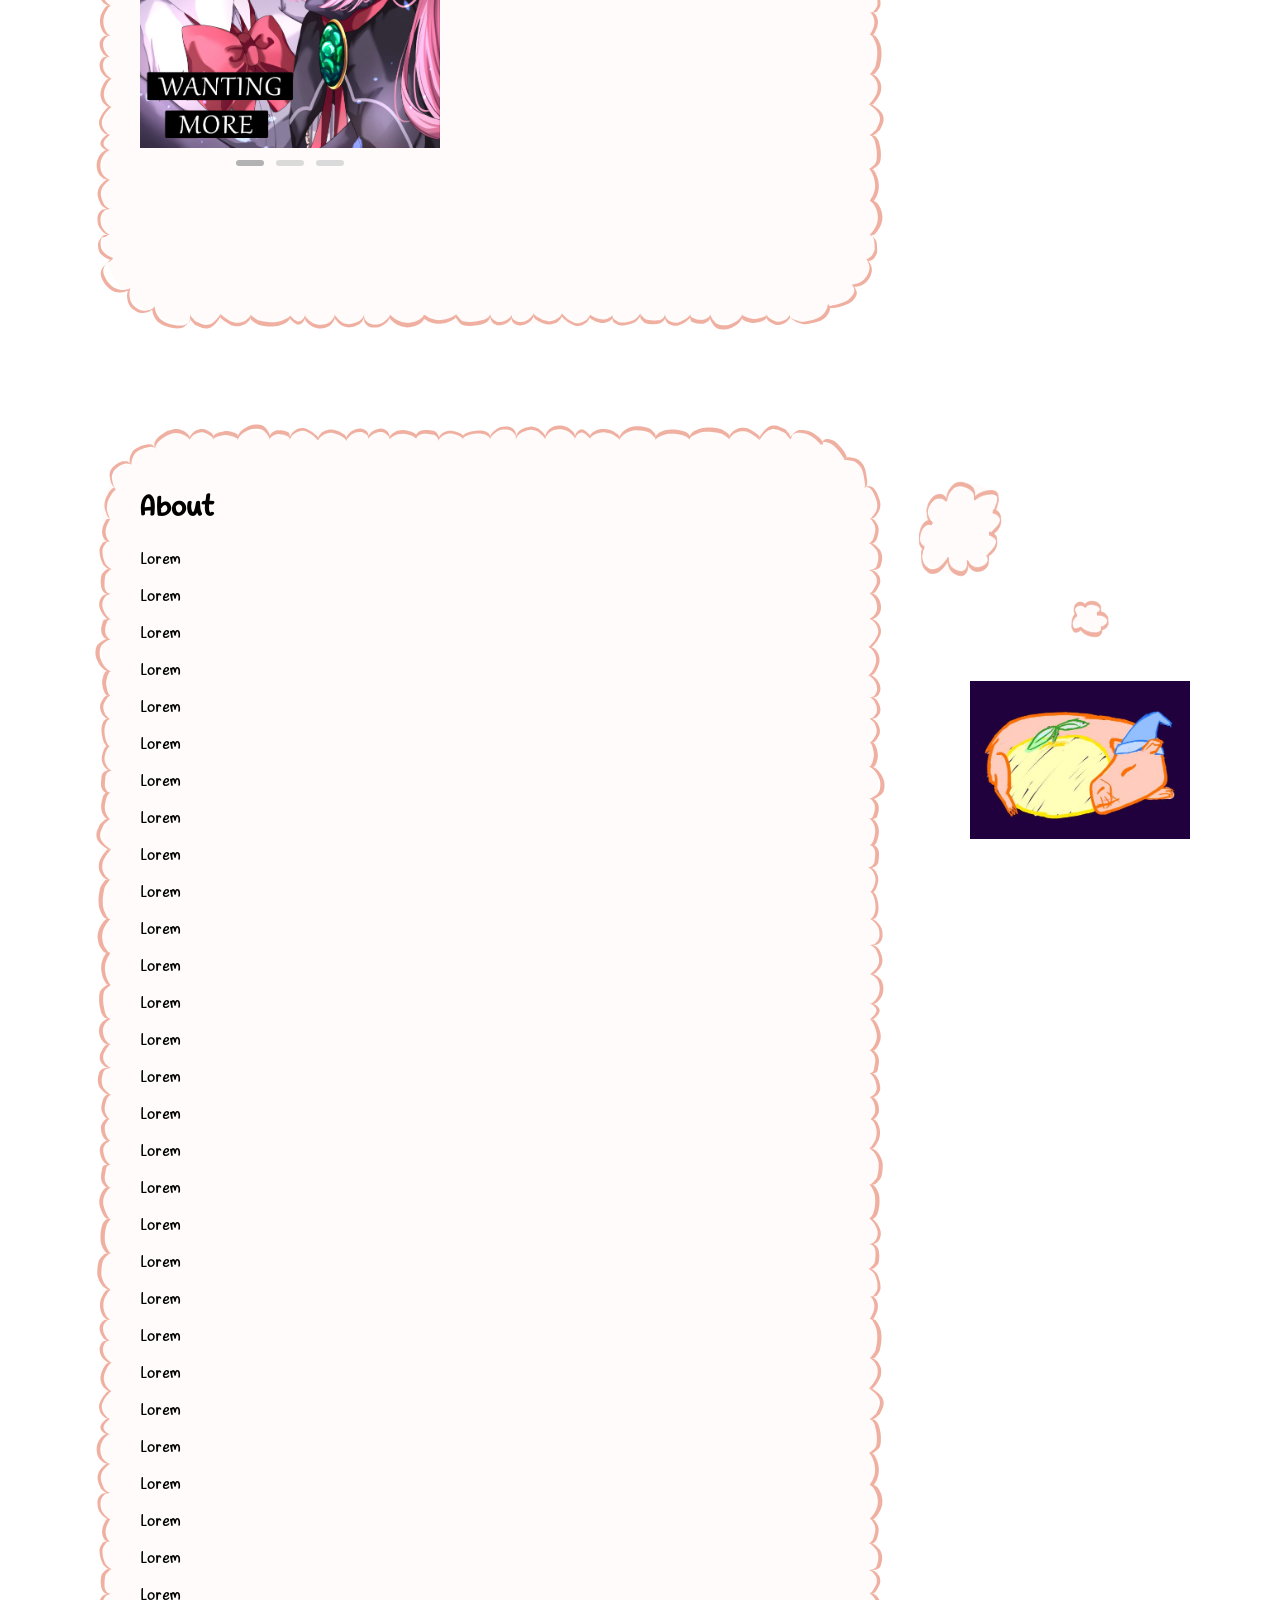
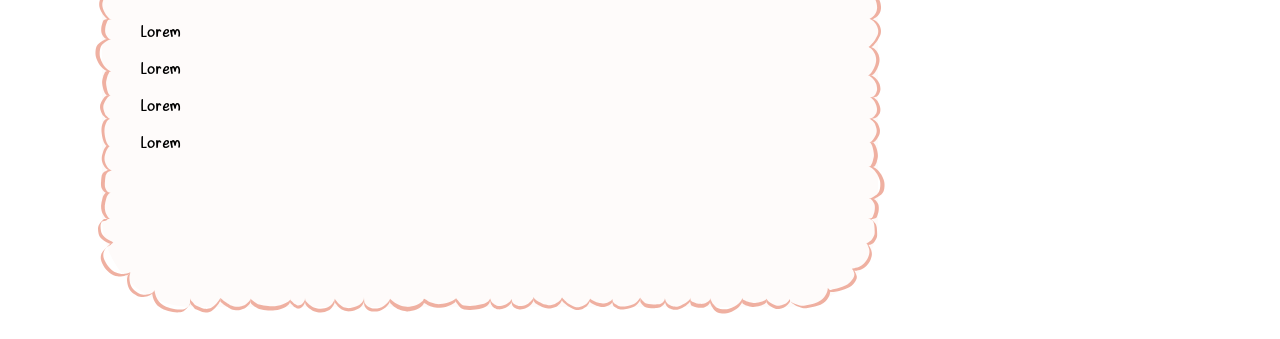
<file: ja.html>
<!doctype html><html lang="ja"><head><title>ユズdreams</title><meta charset="utf-8"><meta name="viewport" content="width=device-width,initial-scale=1"><script defer="defer" src="/static/js/494.5b644007ae.js"></script><script defer="defer" src="/static/js/ja.fe4832cfd9.js"></script><link href="/static/css/ja.4b2f156dc0.css" rel="stylesheet"></head><body><nav><div class="logo">ユズdreams</div><div class="links"><a href="/ja#series">Series</a> <a href="/ja#about">About</a><details class="lang-select"><summary><svg xmlns="http://www.w3.org/2000/svg" viewBox="0 0 900 600"><title>Japanese selected</title><rect fill="#fff" height="600" width="900"/><circle fill="#bc002d" cx="450" cy="300" r="180"/></svg></summary><ul><li><a href="/en">English</a></li><li><a href="/ja">日本語</a></li></ul></details></div></nav><header><div class="logo"><h1>ユズdreams</h1><img src="static/image/logo.1ac3ef60fa.png" alt="Capybara sleeping next to giant yuzu fruit" width="300" height="200"/></div><div class="series-carousel"><div class="splide" role="group"><div class="splide__track"><ul class="splide__list"><li class="splide__slide"><div><a href="#asuka-and-misaki"><img src="static/image/cover.8010c22771.jpg"/></a></div></li><li class="splide__slide"><div><a href="#ame-nochi-yuki"><img src="static/image/Ch2p01.b6dcd63b38.webp"/></a><div class="icons"><a href="https://www.pixiv.net/user/122109038/series/315614"><svg role="img" xmlns="http://www.w3.org/2000/svg" viewBox="0 0 600 600"><title>pixiv</title><path d="M600 123.504C599.999 55.576 544.424 0 476.496 0H123.503C55.576.001 0 55.576 0 123.504v352.992C.001 544.424 55.576 600 123.503 600h352.993C544.424 599.999 600 544.424 600 476.496c-.353 33.866 0-352.992 0-352.992" fill="#0096fa"/><path d="M313.164 371.503c-44.481 0-80.541-36.06-80.541-80.54 0-44.482 36.06-80.54 80.54-80.54s80.541 36.058 80.541 80.54c0 44.48-36.06 80.54-80.54 80.54M158.83 472.976a9.217 9.217 0 0 0 9.218 9.216h55.357a9.217 9.217 0 0 0 9.218-9.216v-50.351c23.448 14.373 51.022 22.67 80.54 22.67 85.237 0 154.334-69.096 154.334-154.333S398.4 136.63 313.164 136.63c-36.26 0-69.572 12.536-95.914 33.468l-18.802-29.237a9.22 9.22 0 0 0-7.754-4.231h-22.646a9.22 9.22 0 0 0-9.218 9.218z" fill="#fff"/></svg> </a><a href="https://sirainu.fanbox.cc/"><img src="static/image/fanbox.a3a81e85f7.webp" alt="pixivFANBOX"/></a></div></div></li><li class="splide__slide"><div><a href="#blooddiary0"><img src="static/image/ch0p01.cf769cc7cb.webp"/></a><div class="icons"><a href="https://yayasama100lovex.booth.pm/items/7587492"><svg viewBox="0 0 1024 1024" fill="none" xmlns="http://www.w3.org/2000/svg"><title>BOOTH</title><path fill-rule="evenodd" clip-rule="evenodd" d="M0 812C0 929.084 94.9156 1024 212 1024H812C929.084 1024 1024 929.084 1024 812V212C1024 94.9156 929.084 0 812 0H212C94.9156 0 0 94.9156 0 212V812Z" fill="#FC4D50"/><path fill-rule="evenodd" clip-rule="evenodd" d="M773.828 438.341V389.068L650.744 192H608.227L541.093 353.238L475.077 214.446L438.138 214.382L326.272 478.653V227.833H250.172V250.007H192V327.26H250.172V550.306C250.172 570.098 266.227 586.141 286.004 586.141H324.033V832L401.683 831.946C401.683 831.946 401.695 720.762 401.695 720.644C401.695 658.964 455.026 608.963 520.963 608.563C521.198 608.563 521.445 608.535 521.707 608.535H521.744H521.786H521.875C629.722 608.612 717.139 690.28 717.139 790.983V832H773.828V611.427H832V489.487L773.828 438.341Z" fill="white"/></svg></a></div></div></li><li class="splide__slide"><div><a href="#the-secret-sleepover"><img src="static/image/Ch1p01.bfaac6cfce.webp"/></a><div class="icons"><a href="https://yayasama100lovex.booth.pm/items/8067510"><svg viewBox="0 0 1024 1024" fill="none" xmlns="http://www.w3.org/2000/svg"><title>BOOTH</title><path fill-rule="evenodd" clip-rule="evenodd" d="M0 812C0 929.084 94.9156 1024 212 1024H812C929.084 1024 1024 929.084 1024 812V212C1024 94.9156 929.084 0 812 0H212C94.9156 0 0 94.9156 0 212V812Z" fill="#FC4D50"/><path fill-rule="evenodd" clip-rule="evenodd" d="M773.828 438.341V389.068L650.744 192H608.227L541.093 353.238L475.077 214.446L438.138 214.382L326.272 478.653V227.833H250.172V250.007H192V327.26H250.172V550.306C250.172 570.098 266.227 586.141 286.004 586.141H324.033V832L401.683 831.946C401.683 831.946 401.695 720.762 401.695 720.644C401.695 658.964 455.026 608.963 520.963 608.563C521.198 608.563 521.445 608.535 521.707 608.535H521.744H521.786H521.875C629.722 608.612 717.139 690.28 717.139 790.983V832H773.828V611.427H832V489.487L773.828 438.341Z" fill="white"/></svg></a></div></div></li></ul></div></div></div></header><main><section id="series"><div class="bg"><div class="h-edge"></div><div class="v-edge"></div><div class="rhs"><div><div class="bubble small"></div><div class="bubble big"></div><img src="static/image/logo.1ac3ef60fa.png"/></div></div></div><h2>Series</h2><div class="card" id="asuka-and-misaki"><div class="splide preview" role="group" data-start-i="0"><button class="fullscreen"><svg xmlns="http://www.w3.org/2000/svg" viewBox="0 0 10 10"><path transform="translate(0 0) rotate(  0 2 2)" stroke-linecap="round" stroke-linejoin="round" d="M1 3 L1 1 L3 1"/><path transform="translate(6 0) rotate( 90 2 2)" stroke-linecap="round" stroke-linejoin="round" d="M1 3 L1 1 L3 1"/><path transform="translate(6 6) rotate(180 2 2)" stroke-linecap="round" stroke-linejoin="round" d="M1 3 L1 1 L3 1"/><path transform="translate(0 6) rotate(270 2 2)" stroke-linecap="round" stroke-linejoin="round" d="M1 3 L1 1 L3 1"/></svg></button><div class="splide__track"><ul class="splide__list"><li class="splide__slide"><img src="static/image/cover.8010c22771.jpg"/></li><li class="splide__slide"><img src="static/image/p0.c7d420366e.jpg"/></li><li class="splide__slide"><img src="static/image/p1.e7bf64086d.jpg"/></li></ul></div></div><div><h3>明日香と美咲</h3><div class="info">著: <a href="https://www.pixiv.net/en/users/16115437">あんじんねこ </a>• Coming soon!</div><p><a href="https://x.com/Anjinneko57931/status/2095632937979179198">To be released in October!</a></p></div></div><div class="card" id="ame-nochi-yuki"><div class="splide preview" role="group" data-start-i="3"><button class="fullscreen"><svg xmlns="http://www.w3.org/2000/svg" viewBox="0 0 10 10"><path transform="translate(0 0) rotate(  0 2 2)" stroke-linecap="round" stroke-linejoin="round" d="M1 3 L1 1 L3 1"/><path transform="translate(6 0) rotate( 90 2 2)" stroke-linecap="round" stroke-linejoin="round" d="M1 3 L1 1 L3 1"/><path transform="translate(6 6) rotate(180 2 2)" stroke-linecap="round" stroke-linejoin="round" d="M1 3 L1 1 L3 1"/><path transform="translate(0 6) rotate(270 2 2)" stroke-linecap="round" stroke-linejoin="round" d="M1 3 L1 1 L3 1"/></svg></button><div class="splide__track"><ul class="splide__list"><li class="splide__slide"><img src="static/image/Ch1p11.d4728845d3.webp"/></li><li class="splide__slide"><img src="static/image/Ch1p20.bfc84d1cb0.webp"/></li><li class="splide__slide"><img src="static/image/Ch2p01.b6dcd63b38.webp"/></li><li class="splide__slide"><img src="static/image/Ch2p04.532ee6824c.webp"/></li></ul></div></div><div><h3>あめのちゆき</h3><div class="info">著: <a href="https://sirainu.fanbox.cc/">しらいぬ </a>• 2025-12-11–</div><p><a href="https://www.pixiv.net/user/122109038/series/315614">pixiv </a>• <a href="https://sirainu.fanbox.cc/">Fanbox</a></p><p>Chapters are available on Fanbox 1 month before being released for free on pixiv.</p></div></div><div class="card" id="blooddiary0"><div class="splide preview" role="group" data-start-i="7"><button class="fullscreen"><svg xmlns="http://www.w3.org/2000/svg" viewBox="0 0 10 10"><path transform="translate(0 0) rotate(  0 2 2)" stroke-linecap="round" stroke-linejoin="round" d="M1 3 L1 1 L3 1"/><path transform="translate(6 0) rotate( 90 2 2)" stroke-linecap="round" stroke-linejoin="round" d="M1 3 L1 1 L3 1"/><path transform="translate(6 6) rotate(180 2 2)" stroke-linecap="round" stroke-linejoin="round" d="M1 3 L1 1 L3 1"/><path transform="translate(0 6) rotate(270 2 2)" stroke-linecap="round" stroke-linejoin="round" d="M1 3 L1 1 L3 1"/></svg></button><div class="splide__track"><ul class="splide__list"><li class="splide__slide"><img src="static/image/ch0p01.cf769cc7cb.webp"/></li><li class="splide__slide"><img src="static/image/ch0p07.f885fa1fa1.webp"/></li><li class="splide__slide"><img src="static/image/ch0p10.9cc5a28fa2.webp"/></li></ul></div></div><div><h3>BLOODDIARY0-出会いの物語-</h3><div class="info">著: <a href="https://www.pixiv.net/en/users/43729036">やや様X </a>• 2025-10-28</div><p><a href="https://yayasama100lovex.booth.pm/items/7587492">Booth</a></p></div></div><div class="card" id="devils-lover-1"><div class="splide preview" role="group" data-start-i="10"><button class="fullscreen"><svg xmlns="http://www.w3.org/2000/svg" viewBox="0 0 10 10"><path transform="translate(0 0) rotate(  0 2 2)" stroke-linecap="round" stroke-linejoin="round" d="M1 3 L1 1 L3 1"/><path transform="translate(6 0) rotate( 90 2 2)" stroke-linecap="round" stroke-linejoin="round" d="M1 3 L1 1 L3 1"/><path transform="translate(6 6) rotate(180 2 2)" stroke-linecap="round" stroke-linejoin="round" d="M1 3 L1 1 L3 1"/><path transform="translate(0 6) rotate(270 2 2)" stroke-linecap="round" stroke-linejoin="round" d="M1 3 L1 1 L3 1"/></svg></button><div class="splide__track"><ul class="splide__list"><li class="splide__slide"><img src="static/image/p01.536784c904.webp"/></li><li class="splide__slide"><img src="static/image/p09.6a0148d2ed.webp"/></li><li class="splide__slide"><img src="static/image/p11.aa2d91ad7f.webp"/></li></ul></div></div><div><h3>Devil’s Lover 1</h3><div class="info">著: <a href="https://www.pixiv.net/en/users/43729036">やや様X </a>• 2025-11-04</div><p><a href="https://yayasama100lovex.booth.pm/items/7617747">Booth</a></p></div></div><div class="card" id="devils-lover-2"><div class="splide preview" role="group" data-start-i="13"><button class="fullscreen"><svg xmlns="http://www.w3.org/2000/svg" viewBox="0 0 10 10"><path transform="translate(0 0) rotate(  0 2 2)" stroke-linecap="round" stroke-linejoin="round" d="M1 3 L1 1 L3 1"/><path transform="translate(6 0) rotate( 90 2 2)" stroke-linecap="round" stroke-linejoin="round" d="M1 3 L1 1 L3 1"/><path transform="translate(6 6) rotate(180 2 2)" stroke-linecap="round" stroke-linejoin="round" d="M1 3 L1 1 L3 1"/><path transform="translate(0 6) rotate(270 2 2)" stroke-linecap="round" stroke-linejoin="round" d="M1 3 L1 1 L3 1"/></svg></button><div class="splide__track"><ul class="splide__list"><li class="splide__slide"><img src="static/image/p01.fd0f0890c6.webp"/></li><li class="splide__slide"><img src="static/image/p06.e63a6a32da.webp"/></li><li class="splide__slide"><img src="static/image/p14.9df47d3df2.webp"/></li></ul></div></div><div><h3>Devil’s Lover 2</h3><div class="info">著: <a href="https://www.pixiv.net/en/users/43729036">やや様X </a>• 2026-04-03</div><p><a href="https://yayasama100lovex.booth.pm/items/8158971">Booth</a></p></div></div><div class="card" id="lonely-lose"><div class="splide preview" role="group" data-start-i="16"><button class="fullscreen"><svg xmlns="http://www.w3.org/2000/svg" viewBox="0 0 10 10"><path transform="translate(0 0) rotate(  0 2 2)" stroke-linecap="round" stroke-linejoin="round" d="M1 3 L1 1 L3 1"/><path transform="translate(6 0) rotate( 90 2 2)" stroke-linecap="round" stroke-linejoin="round" d="M1 3 L1 1 L3 1"/><path transform="translate(6 6) rotate(180 2 2)" stroke-linecap="round" stroke-linejoin="round" d="M1 3 L1 1 L3 1"/><path transform="translate(0 6) rotate(270 2 2)" stroke-linecap="round" stroke-linejoin="round" d="M1 3 L1 1 L3 1"/></svg></button><div class="splide__track"><ul class="splide__list"><li class="splide__slide"><img src="static/image/Ch1p01.b1343f40c5.webp"/></li><li class="splide__slide"><img src="static/image/Ch1p05.a8d6c97b68.webp"/></li><li class="splide__slide"><img src="static/image/Ch1p09.5c2816a933.webp"/></li></ul></div></div><div><h3>Lonely Lose</h3><div class="info">著: <a href="https://www.pixiv.net/en/users/43729036">やや様X </a>• 2026-03-18</div><p><a href="https://yayasama100lovex.booth.pm/items/8094931">Booth</a></p></div></div><div class="card" id="the-secret-sleepover"><div class="splide preview" role="group" data-start-i="19"><button class="fullscreen"><svg xmlns="http://www.w3.org/2000/svg" viewBox="0 0 10 10"><path transform="translate(0 0) rotate(  0 2 2)" stroke-linecap="round" stroke-linejoin="round" d="M1 3 L1 1 L3 1"/><path transform="translate(6 0) rotate( 90 2 2)" stroke-linecap="round" stroke-linejoin="round" d="M1 3 L1 1 L3 1"/><path transform="translate(6 6) rotate(180 2 2)" stroke-linecap="round" stroke-linejoin="round" d="M1 3 L1 1 L3 1"/><path transform="translate(0 6) rotate(270 2 2)" stroke-linecap="round" stroke-linejoin="round" d="M1 3 L1 1 L3 1"/></svg></button><div class="splide__track"><ul class="splide__list"><li class="splide__slide"><img src="static/image/Ch1p01.bfaac6cfce.webp"/></li><li class="splide__slide"><img src="static/image/Ch1p06.f63bedbbcd.webp"/></li><li class="splide__slide"><img src="static/image/Ch1p18.afb64d9292.webp"/></li></ul></div></div><div><h3>秘密のお泊まり。</h3><div class="info">著: <a href="https://www.pixiv.net/en/users/43729036">やや様X </a>• 2026-03-09</div><p><a href="https://yayasama100lovex.booth.pm/items/8067510">Booth</a></p></div></div><div class="card" id="wanting-more"><div class="splide preview" role="group" data-start-i="22"><button class="fullscreen"><svg xmlns="http://www.w3.org/2000/svg" viewBox="0 0 10 10"><path transform="translate(0 0) rotate(  0 2 2)" stroke-linecap="round" stroke-linejoin="round" d="M1 3 L1 1 L3 1"/><path transform="translate(6 0) rotate( 90 2 2)" stroke-linecap="round" stroke-linejoin="round" d="M1 3 L1 1 L3 1"/><path transform="translate(6 6) rotate(180 2 2)" stroke-linecap="round" stroke-linejoin="round" d="M1 3 L1 1 L3 1"/><path transform="translate(0 6) rotate(270 2 2)" stroke-linecap="round" stroke-linejoin="round" d="M1 3 L1 1 L3 1"/></svg></button><div class="splide__track"><ul class="splide__list"><li class="splide__slide"><img src="static/image/Ch1p01.07658c06c8.webp"/></li><li class="splide__slide"><img src="static/image/Ch1p04.d672fe0be2.webp"/></li><li class="splide__slide"><img src="static/image/Ch1p07.2020805bca.webp"/></li></ul></div></div><div><h3>もっとしたくて</h3><div class="info">著: <a href="https://www.pixiv.net/en/users/43729036">やや様X </a>• 2026-06-17</div><p><a href="https://yayasama100lovex.booth.pm/items/8517923">Booth</a></p></div></div></section><div id="fullscreen" class="splide" role="group"><button class="fullscreen"><svg xmlns="http://www.w3.org/2000/svg" viewBox="0 0 10 10"><path transform="translate(0 0) rotate(  0 2 2)" stroke-linecap="round" stroke-linejoin="round" d="M1 3 L3 3 L3 1"/><path transform="translate(6 0) rotate( 90 2 2)" stroke-linecap="round" stroke-linejoin="round" d="M1 3 L3 3 L3 1"/><path transform="translate(6 6) rotate(180 2 2)" stroke-linecap="round" stroke-linejoin="round" d="M1 3 L3 3 L3 1"/><path transform="translate(0 6) rotate(270 2 2)" stroke-linecap="round" stroke-linejoin="round" d="M1 3 L3 3 L3 1"/></svg></button><div class="splide__track"><ul class="splide__list"><li class="splide__slide"><img src="static/image/cover.8010c22771.jpg"/></li><li class="splide__slide"><img src="static/image/p0.c7d420366e.jpg"/></li><li class="splide__slide"><img src="static/image/p1.e7bf64086d.jpg"/></li><li class="splide__slide"><img src="static/image/Ch1p11.d4728845d3.webp"/></li><li class="splide__slide"><img src="static/image/Ch1p20.bfc84d1cb0.webp"/></li><li class="splide__slide"><img src="static/image/Ch2p01.b6dcd63b38.webp"/></li><li class="splide__slide"><img src="static/image/Ch2p04.532ee6824c.webp"/></li><li class="splide__slide"><img src="static/image/ch0p01.cf769cc7cb.webp"/></li><li class="splide__slide"><img src="static/image/ch0p07.f885fa1fa1.webp"/></li><li class="splide__slide"><img src="static/image/ch0p10.9cc5a28fa2.webp"/></li><li class="splide__slide"><img src="static/image/p01.536784c904.webp"/></li><li class="splide__slide"><img src="static/image/p09.6a0148d2ed.webp"/></li><li class="splide__slide"><img src="static/image/p11.aa2d91ad7f.webp"/></li><li class="splide__slide"><img src="static/image/p01.fd0f0890c6.webp"/></li><li class="splide__slide"><img src="static/image/p06.e63a6a32da.webp"/></li><li class="splide__slide"><img src="static/image/p14.9df47d3df2.webp"/></li><li class="splide__slide"><img src="static/image/Ch1p01.b1343f40c5.webp"/></li><li class="splide__slide"><img src="static/image/Ch1p05.a8d6c97b68.webp"/></li><li class="splide__slide"><img src="static/image/Ch1p09.5c2816a933.webp"/></li><li class="splide__slide"><img src="static/image/Ch1p01.bfaac6cfce.webp"/></li><li class="splide__slide"><img src="static/image/Ch1p06.f63bedbbcd.webp"/></li><li class="splide__slide"><img src="static/image/Ch1p18.afb64d9292.webp"/></li><li class="splide__slide"><img src="static/image/Ch1p01.07658c06c8.webp"/></li><li class="splide__slide"><img src="static/image/Ch1p04.d672fe0be2.webp"/></li><li class="splide__slide"><img src="static/image/Ch1p07.2020805bca.webp"/></li></ul></div></div><section id="about"><div class="bg"><div class="h-edge"></div><div class="v-edge"></div><div class="rhs"><div><div class="bubble small"></div><div class="bubble big"></div><img src="static/image/logo.1ac3ef60fa.png"/></div></div></div><h2>About</h2><p>Lorem</p><p>Lorem</p><p>Lorem</p><p>Lorem</p><p>Lorem</p><p>Lorem</p><p>Lorem</p><p>Lorem</p><p>Lorem</p><p>Lorem</p><p>Lorem</p><p>Lorem</p><p>Lorem</p><p>Lorem</p><p>Lorem</p><p>Lorem</p><p>Lorem</p><p>Lorem</p><p>Lorem</p><p>Lorem</p><p>Lorem</p><p>Lorem</p><p>Lorem</p><p>Lorem</p><p>Lorem</p><p>Lorem</p><p>Lorem</p><p>Lorem</p><p>Lorem</p><p>Lorem</p><p>Lorem</p><p>Lorem</p><p>Lorem</p></section></main></body></html>
</file>
<file: static/css/en.4b2f156dc0.css>
:root{--fg:#000;--lime-cream:#e1ff9c;--lime-cream-2:#bde858;--light-gold:#fff491;--banana-cream:#ffe44d;--icy-blue:#c2ecff;--maya-blue:#70bcff;--powder-blush:#efb0a1;--wave-height:20px;--nav-content-height:80px;--nav-height:var(--nav-content-height)}body{margin:0;padding:0;font-family:SS Pretzel,sans-serif}*{box-sizing:border-box}nav{background:var(--lime-cream);width:100%;height:var(--nav-content-height);z-index:2;flex-flow:row;align-items:center;gap:30px;padding:0 30px;display:flex;position:sticky;top:0}nav>.logo{flex:1 0 auto;font-size:20px}nav a{color:var(--fg);text-decoration:none}nav>.links{flex-flow:wrap;flex-grow:1;justify-content:end;gap:10px 30px;display:flex}nav>.links>details{margin:0;padding:0}nav>.links>details>summary>svg{vertical-align:middle;width:auto;height:1em}nav>.links>details>ul{z-index:1;top:var(--nav-content-height);background:var(--lime-cream);margin:0;padding:0;list-style-type:none;position:fixed;right:0}nav>.links>details>ul>li{margin:20px}header:after{content:"";background:var(--lime-cream);width:100%;height:var(--wave-height);-webkit-mask:url([data-uri]) repeat-x 120px 0 / 800px var(--wave-height);-webkit-mask:url([data-uri]) repeat-x 120px 0 / 800px var(--wave-height);mask:url([data-uri]) repeat-x 120px 0 / 800px var(--wave-height);position:absolute;top:100%;left:0}[id]{scroll-margin-top:calc(var(--nav-height) + 10px)}main{flex-flow:column;align-items:center;display:flex}main>section h2{margin-top:0;font-size:1.8em}main>section h3{font-size:1.5em}main>section{--border-size:100px;--border-repeats:10;--border-color:var(--powder-blush);--bg-color:color-mix(in oklab, var(--border-color), white 95%);width:round(down, 100%, var(--border-size));max-width:calc(var(--border-size) * 8);padding:calc(var(--border-size) * .7) calc(var(--border-size) * .5);margin:80px 0 var(--border-size) 0;position:relative}main>section>.bg{width:100%;height:round(up, 100%, var(--border-size));z-index:-1;position:absolute;top:0;left:0}main>section>.bg:before{content:"";--margin:calc(var(--border-size) * .12);top:var(--margin);left:var(--margin);width:calc(100% - 2 * var(--margin));height:calc(100% - 2 * var(--margin));background:var(--bg-color);border-radius:calc(var(--border-size) * .9);position:absolute}main>section>.bg:after{content:"";background:var(--border-color);width:100%;height:100%;-webkit-mask:url(/static/svg/0.6ba1e64d06.svg) no-repeat top left / var(--border-size) var(--border-size), url(/static/svg/1.fedeac5981.svg) no-repeat top right / var(--border-size) var(--border-size), url(/static/svg/2.bdf5eb1cad.svg) no-repeat bottom right / var(--border-size) var(--border-size), url(/static/svg/3.96c4fcecbd.svg) no-repeat bottom left / var(--border-size) var(--border-size);-webkit-mask:url(/static/svg/0.6ba1e64d06.svg) no-repeat top left / var(--border-size) var(--border-size), url(/static/svg/1.fedeac5981.svg) no-repeat top right / var(--border-size) var(--border-size), url(/static/svg/2.bdf5eb1cad.svg) no-repeat bottom right / var(--border-size) var(--border-size), url(/static/svg/3.96c4fcecbd.svg) no-repeat bottom left / var(--border-size) var(--border-size);mask:url(/static/svg/0.6ba1e64d06.svg) no-repeat top left / var(--border-size) var(--border-size), url(/static/svg/1.fedeac5981.svg) no-repeat top right / var(--border-size) var(--border-size), url(/static/svg/2.bdf5eb1cad.svg) no-repeat bottom right / var(--border-size) var(--border-size), url(/static/svg/3.96c4fcecbd.svg) no-repeat bottom left / var(--border-size) var(--border-size);position:absolute;top:0;left:0}main>section>.bg>.v-edge{top:0;left:var(--border-size);width:calc(100% - 2 * var(--border-size));background:var(--border-color);height:100%;-webkit-mask:url(/static/svg/0.6d4bb89d49.svg) repeat-x top left / calc(var(--border-repeats) * var(--border-size)) var(--border-size), url(/static/svg/2.5810ff3270.svg) repeat-x bottom left / calc(var(--border-repeats) * var(--border-size)) var(--border-size);-webkit-mask:url(/static/svg/0.6d4bb89d49.svg) repeat-x top left / calc(var(--border-repeats) * var(--border-size)) var(--border-size), url(/static/svg/2.5810ff3270.svg) repeat-x bottom left / calc(var(--border-repeats) * var(--border-size)) var(--border-size);mask:url(/static/svg/0.6d4bb89d49.svg) repeat-x top left / calc(var(--border-repeats) * var(--border-size)) var(--border-size), url(/static/svg/2.5810ff3270.svg) repeat-x bottom left / calc(var(--border-repeats) * var(--border-size)) var(--border-size);position:absolute}main>section>.bg>.h-edge{top:var(--border-size);width:100%;height:calc(100% - 2 * var(--border-size));background:var(--border-color);-webkit-mask:url(/static/svg/3.a47da1bcce.svg) repeat-y top left / var(--border-size) calc(var(--border-repeats) * var(--border-size)), url(/static/svg/1.bc534d194a.svg) repeat-y top right / var(--border-size) calc(var(--border-repeats) * var(--border-size));-webkit-mask:url(/static/svg/3.a47da1bcce.svg) repeat-y top left / var(--border-size) calc(var(--border-repeats) * var(--border-size)), url(/static/svg/1.bc534d194a.svg) repeat-y top right / var(--border-size) calc(var(--border-repeats) * var(--border-size));mask:url(/static/svg/3.a47da1bcce.svg) repeat-y top left / var(--border-size) calc(var(--border-repeats) * var(--border-size)), url(/static/svg/1.bc534d194a.svg) repeat-y top right / var(--border-size) calc(var(--border-repeats) * var(--border-size));position:absolute;left:0}main>section>.bg>.rhs{display:none}@media (min-width:1200px){main>section{margin-right:300px}main>section>.bg>.rhs{width:300px;height:100%;display:block;position:absolute;top:0;right:-300px}main>section>.bg>.rhs>div{top:var(--nav-height);width:100%;height:420px;position:sticky;left:0}main>section>.bg>.rhs>div>.bubble{width:var(--border-size);height:var(--border-size);position:absolute}main>section>.bg>.rhs>div>.bubble:before,main>section>.bg>.rhs>div>.bubble:after{content:""}main>section>.bg>.rhs>div>.bubble:before{background:var(--bg-color);border-radius:50%;width:100%;height:100%;display:block}main>section>.bg>.rhs>div>.bubble:after{background:var(--border-color);width:100%;height:100%;position:absolute;top:0;left:0}main>section>.bg>.rhs>div>.bubble.small{padding:33px;top:150px;right:50px}main>section>.bg>.rhs>div>.bubble.small:after{-webkit-mask:url(/static/svg/small-bubble.8e61e2c4e5.svg) 0 0/100% 100% no-repeat;mask:url(/static/svg/small-bubble.8e61e2c4e5.svg) 0 0/100% 100% no-repeat}main>section>.bg>.rhs>div>.bubble.big{padding:2px 13px;top:60px;right:180px}main>section>.bg>.rhs>div>.bubble.big:before{rotate:30deg}main>section>.bg>.rhs>div>.bubble.big:after{-webkit-mask:url(/static/svg/big-bubble.10a6794b1f.svg) 0 0/100% 100% no-repeat;mask:url(/static/svg/big-bubble.10a6794b1f.svg) 0 0/100% 100% no-repeat}main>section>.bg>.rhs>div>img{width:220px;position:absolute;bottom:0;right:0}}.splide>.splide__pagination{bottom:-1.3em}.splide>.splide__pagination .splide__pagination__page{border-radius:6px;width:28px;height:6px;margin:3px 6px}.splide>.splide__pagination .splide__pagination__page.is-active{opacity:.9;background:#aaa;transition:background .2s linear,opacity .2s linear;transform:none}@font-face{font-family:SS Pretzel;src:url(/static/font/SS%20Pretzel.7e0b2891e4.otf);font-display:block}header{background:var(--lime-cream);min-height:calc(95vh - var(--nav-content-height) - var(--wave-height));margin-bottom:var(--wave-height);padding-bottom:var(--nav-height);flex-flow:wrap;align-items:center;display:flex;position:relative}header>.logo{text-align:center;flex-grow:1}header>.series-carousel{flex-grow:1;max-width:100%;padding:16px}header>.series-carousel>.splide{--aspect-ratio:1.05;max-height:60vh;aspect-ratio:var(--aspect-ratio);--padding:15%;margin:0 auto}header>.series-carousel>.splide>.splide__track{height:100%;-webkit-mask:linear-gradient(90deg,#0000 0%,#000 15% 85%,#0000 100%);mask:linear-gradient(90deg,#0000 0%,#000 15% 85%,#0000 100%)}header>.series-carousel>.splide>.splide__track>.splide__list>.splide__slide{--scale:1.03;width:100%;padding:calc((50% - 50% / var(--scale)) / (1 - 2 * (var(--padding) / 100%)) / var(--aspect-ratio)) 0;justify-content:center;display:flex}header>.series-carousel>.splide>.splide__track>.splide__list>.splide__slide>div{cursor:pointer;position:relative}header>.series-carousel>.splide>.splide__track>.splide__list>.splide__slide>div>a>img{width:auto;height:100%;transition:scale .2s}header>.series-carousel>.splide>.splide__track>.splide__list>.splide__slide>div:hover>a>img{scale:var(--scale)}header>.series-carousel>.splide>.splide__track>.splide__list>.splide__slide>div>.icons{opacity:.8;flex-flow:wrap;gap:8px;display:flex;position:absolute;top:14px;right:14px}header>.series-carousel>.splide>.splide__track>.splide__list>.splide__slide>div>.icons>a>svg,header>.series-carousel>.splide>.splide__track>.splide__list>.splide__slide>div>.icons>a>img{width:40px;height:40px}header>.series-carousel>.splide>.splide__track>.splide__list>.splide__slide:not(.is-visible) a{pointer-events:none}.card{flex-flow:wrap;gap:20px;display:flex}.card:not(:last-child){margin-bottom:50px}.card>.preview.splide{flex-grow:1 1 150px;max-width:300px;margin-bottom:20px}.card>.preview.splide img{width:100%}.card>.preview.splide>.splide__track{cursor:pointer}.card>div{flex:150px}.card>div>h3{margin:0}.card>div>.info a{color:var(--fg)}.card>div>.info{opacity:.5}#fullscreen{z-index:2;width:100vw;height:100vh;display:none;position:fixed;top:0;left:0}#fullscreen.shown{display:block}#fullscreen .splide__slide{background:#000;justify-content:center;align-items:center;width:100vw;height:100vh;display:flex}#fullscreen .splide__slide>img{max-width:100vw;max-height:100vh}#fullscreen>.splide__pagination{display:none}#fullscreen>.splide__arrows>.splide__arrow{width:2.5em;height:2.5em}.splide>.fullscreen{z-index:1;opacity:.7;cursor:pointer;background:#ccc;border:none;border-radius:50%;justify-content:center;align-items:center;width:2.5em;height:2.5em;padding:0;display:flex;position:absolute;top:1em;right:1em}.splide>.fullscreen>svg{stroke:#000;stroke-width:1.5px;width:1.2em;height:1.2em}.splide>.fullscreen:hover{opacity:.9}.splide__container{box-sizing:border-box;position:relative}.splide__list{backface-visibility:hidden;height:100%;display:flex;margin:0!important;padding:0!important}.splide.is-initialized:not(.is-active) .splide__list{display:block}.splide__pagination{pointer-events:none;flex-wrap:wrap;justify-content:center;align-items:center;margin:0;display:flex}.splide__pagination li{pointer-events:auto;margin:0;line-height:1;list-style-type:none;display:inline-block}.splide:not(.is-overflow) .splide__pagination{display:none}.splide__progress__bar{width:0}.splide{visibility:hidden;position:relative}.splide.is-initialized,.splide.is-rendered{visibility:visible}.splide__slide{backface-visibility:hidden;box-sizing:border-box;flex-shrink:0;margin:0;position:relative;list-style-type:none!important}.splide__slide img{vertical-align:bottom}.splide__spinner{contain:strict;border:2px solid #999;border-left-color:#0000;border-radius:50%;width:20px;height:20px;margin:auto;animation:1s linear infinite splide-loading;display:inline-block;position:absolute;inset:0}.splide__sr{clip:rect(0 0 0 0);border:0;width:1px;height:1px;margin:-1px;padding:0;position:absolute;overflow:hidden}.splide__toggle.is-active .splide__toggle__play,.splide__toggle__pause{display:none}.splide__toggle.is-active .splide__toggle__pause{display:inline}.splide__track{z-index:0;position:relative;overflow:hidden}@keyframes splide-loading{0%{transform:rotate(0)}to{transform:rotate(1turn)}}.splide__track--draggable{-webkit-touch-callout:none;-webkit-user-select:none;user-select:none}.splide__track--fade>.splide__list>.splide__slide{opacity:0;z-index:0;margin:0!important}.splide__track--fade>.splide__list>.splide__slide.is-active{opacity:1;z-index:1}.splide--rtl{direction:rtl}.splide__track--ttb>.splide__list{display:block}.splide__arrow{cursor:pointer;opacity:.7;z-index:1;background:#ccc;border:0;border-radius:50%;justify-content:center;align-items:center;width:2em;height:2em;padding:0;display:flex;position:absolute;top:50%;transform:translateY(-50%)}.splide__arrow svg{fill:#000;width:1.2em;height:1.2em}.splide__arrow:hover:not(:disabled){opacity:.9}.splide__arrow:disabled{opacity:.3}.splide__arrow:focus-visible{outline-offset:3px;outline:3px solid #0bf}.splide__arrow--prev{left:1em}.splide__arrow--prev svg{transform:scaleX(-1)}.splide__arrow--next{right:1em}.splide.is-focus-in .splide__arrow:focus{outline-offset:3px;outline:3px solid #0bf}.splide__pagination{z-index:1;padding:0 1em;position:absolute;bottom:.5em;left:0;right:0}.splide__pagination__page{opacity:.7;background:#ccc;border:0;border-radius:50%;width:8px;height:8px;margin:3px;padding:0;transition:transform .2s linear;display:inline-block;position:relative}.splide__pagination__page.is-active{z-index:1;background:#fff;transform:scale(1.4)}.splide__pagination__page:hover{cursor:pointer;opacity:.9}.splide__pagination__page:focus-visible,.splide.is-focus-in .splide__pagination__page:focus{outline-offset:3px;outline:3px solid #0bf}.splide__progress__bar{background:#ccc;height:3px}.splide__slide{-webkit-tap-highlight-color:#0000}.splide__slide:focus{outline:0}@supports (outline-offset:-3px){.splide__slide:focus-visible{outline-offset:-3px;outline:3px solid #0bf}}@media screen and (-ms-high-contrast:none){.splide__slide:focus-visible{border:3px solid #0bf}}@supports (outline-offset:-3px){.splide.is-focus-in .splide__slide:focus{outline-offset:-3px;outline:3px solid #0bf}}@media screen and (-ms-high-contrast:none){.splide.is-focus-in .splide__slide:focus{border:3px solid #0bf}.splide.is-focus-in .splide__track>.splide__list>.splide__slide:focus{border-color:#0bf}}.splide__toggle{cursor:pointer}.splide__toggle:focus-visible,.splide.is-focus-in .splide__toggle:focus{outline-offset:3px;outline:3px solid #0bf}.splide__track--nav>.splide__list>.splide__slide{cursor:pointer;border:3px solid #0000}.splide__track--nav>.splide__list>.splide__slide.is-active{border:3px solid #000}.splide__arrows--rtl .splide__arrow--prev{left:auto;right:1em}.splide__arrows--rtl .splide__arrow--prev svg{transform:scaleX(1)}.splide__arrows--rtl .splide__arrow--next{left:1em;right:auto}.splide__arrows--rtl .splide__arrow--next svg{transform:scaleX(-1)}.splide__arrows--ttb .splide__arrow{left:50%;transform:translate(-50%)}.splide__arrows--ttb .splide__arrow--prev{top:1em}.splide__arrows--ttb .splide__arrow--prev svg{transform:rotate(-90deg)}.splide__arrows--ttb .splide__arrow--next{top:auto;bottom:1em}.splide__arrows--ttb .splide__arrow--next svg{transform:rotate(90deg)}.splide__pagination--ttb{flex-direction:column;padding:1em 0;display:flex;inset:0 .5em 0 auto}
</file>
<file: static/css/ja.4b2f156dc0.css>
:root{--fg:#000;--lime-cream:#e1ff9c;--lime-cream-2:#bde858;--light-gold:#fff491;--banana-cream:#ffe44d;--icy-blue:#c2ecff;--maya-blue:#70bcff;--powder-blush:#efb0a1;--wave-height:20px;--nav-content-height:80px;--nav-height:var(--nav-content-height)}body{margin:0;padding:0;font-family:SS Pretzel,sans-serif}*{box-sizing:border-box}nav{background:var(--lime-cream);width:100%;height:var(--nav-content-height);z-index:2;flex-flow:row;align-items:center;gap:30px;padding:0 30px;display:flex;position:sticky;top:0}nav>.logo{flex:1 0 auto;font-size:20px}nav a{color:var(--fg);text-decoration:none}nav>.links{flex-flow:wrap;flex-grow:1;justify-content:end;gap:10px 30px;display:flex}nav>.links>details{margin:0;padding:0}nav>.links>details>summary>svg{vertical-align:middle;width:auto;height:1em}nav>.links>details>ul{z-index:1;top:var(--nav-content-height);background:var(--lime-cream);margin:0;padding:0;list-style-type:none;position:fixed;right:0}nav>.links>details>ul>li{margin:20px}header:after{content:"";background:var(--lime-cream);width:100%;height:var(--wave-height);-webkit-mask:url([data-uri]) repeat-x 120px 0 / 800px var(--wave-height);-webkit-mask:url([data-uri]) repeat-x 120px 0 / 800px var(--wave-height);mask:url([data-uri]) repeat-x 120px 0 / 800px var(--wave-height);position:absolute;top:100%;left:0}[id]{scroll-margin-top:calc(var(--nav-height) + 10px)}main{flex-flow:column;align-items:center;display:flex}main>section h2{margin-top:0;font-size:1.8em}main>section h3{font-size:1.5em}main>section{--border-size:100px;--border-repeats:10;--border-color:var(--powder-blush);--bg-color:color-mix(in oklab, var(--border-color), white 95%);width:round(down, 100%, var(--border-size));max-width:calc(var(--border-size) * 8);padding:calc(var(--border-size) * .7) calc(var(--border-size) * .5);margin:80px 0 var(--border-size) 0;position:relative}main>section>.bg{width:100%;height:round(up, 100%, var(--border-size));z-index:-1;position:absolute;top:0;left:0}main>section>.bg:before{content:"";--margin:calc(var(--border-size) * .12);top:var(--margin);left:var(--margin);width:calc(100% - 2 * var(--margin));height:calc(100% - 2 * var(--margin));background:var(--bg-color);border-radius:calc(var(--border-size) * .9);position:absolute}main>section>.bg:after{content:"";background:var(--border-color);width:100%;height:100%;-webkit-mask:url(/static/svg/0.6ba1e64d06.svg) no-repeat top left / var(--border-size) var(--border-size), url(/static/svg/1.fedeac5981.svg) no-repeat top right / var(--border-size) var(--border-size), url(/static/svg/2.bdf5eb1cad.svg) no-repeat bottom right / var(--border-size) var(--border-size), url(/static/svg/3.96c4fcecbd.svg) no-repeat bottom left / var(--border-size) var(--border-size);-webkit-mask:url(/static/svg/0.6ba1e64d06.svg) no-repeat top left / var(--border-size) var(--border-size), url(/static/svg/1.fedeac5981.svg) no-repeat top right / var(--border-size) var(--border-size), url(/static/svg/2.bdf5eb1cad.svg) no-repeat bottom right / var(--border-size) var(--border-size), url(/static/svg/3.96c4fcecbd.svg) no-repeat bottom left / var(--border-size) var(--border-size);mask:url(/static/svg/0.6ba1e64d06.svg) no-repeat top left / var(--border-size) var(--border-size), url(/static/svg/1.fedeac5981.svg) no-repeat top right / var(--border-size) var(--border-size), url(/static/svg/2.bdf5eb1cad.svg) no-repeat bottom right / var(--border-size) var(--border-size), url(/static/svg/3.96c4fcecbd.svg) no-repeat bottom left / var(--border-size) var(--border-size);position:absolute;top:0;left:0}main>section>.bg>.v-edge{top:0;left:var(--border-size);width:calc(100% - 2 * var(--border-size));background:var(--border-color);height:100%;-webkit-mask:url(/static/svg/0.6d4bb89d49.svg) repeat-x top left / calc(var(--border-repeats) * var(--border-size)) var(--border-size), url(/static/svg/2.5810ff3270.svg) repeat-x bottom left / calc(var(--border-repeats) * var(--border-size)) var(--border-size);-webkit-mask:url(/static/svg/0.6d4bb89d49.svg) repeat-x top left / calc(var(--border-repeats) * var(--border-size)) var(--border-size), url(/static/svg/2.5810ff3270.svg) repeat-x bottom left / calc(var(--border-repeats) * var(--border-size)) var(--border-size);mask:url(/static/svg/0.6d4bb89d49.svg) repeat-x top left / calc(var(--border-repeats) * var(--border-size)) var(--border-size), url(/static/svg/2.5810ff3270.svg) repeat-x bottom left / calc(var(--border-repeats) * var(--border-size)) var(--border-size);position:absolute}main>section>.bg>.h-edge{top:var(--border-size);width:100%;height:calc(100% - 2 * var(--border-size));background:var(--border-color);-webkit-mask:url(/static/svg/3.a47da1bcce.svg) repeat-y top left / var(--border-size) calc(var(--border-repeats) * var(--border-size)), url(/static/svg/1.bc534d194a.svg) repeat-y top right / var(--border-size) calc(var(--border-repeats) * var(--border-size));-webkit-mask:url(/static/svg/3.a47da1bcce.svg) repeat-y top left / var(--border-size) calc(var(--border-repeats) * var(--border-size)), url(/static/svg/1.bc534d194a.svg) repeat-y top right / var(--border-size) calc(var(--border-repeats) * var(--border-size));mask:url(/static/svg/3.a47da1bcce.svg) repeat-y top left / var(--border-size) calc(var(--border-repeats) * var(--border-size)), url(/static/svg/1.bc534d194a.svg) repeat-y top right / var(--border-size) calc(var(--border-repeats) * var(--border-size));position:absolute;left:0}main>section>.bg>.rhs{display:none}@media (min-width:1200px){main>section{margin-right:300px}main>section>.bg>.rhs{width:300px;height:100%;display:block;position:absolute;top:0;right:-300px}main>section>.bg>.rhs>div{top:var(--nav-height);width:100%;height:420px;position:sticky;left:0}main>section>.bg>.rhs>div>.bubble{width:var(--border-size);height:var(--border-size);position:absolute}main>section>.bg>.rhs>div>.bubble:before,main>section>.bg>.rhs>div>.bubble:after{content:""}main>section>.bg>.rhs>div>.bubble:before{background:var(--bg-color);border-radius:50%;width:100%;height:100%;display:block}main>section>.bg>.rhs>div>.bubble:after{background:var(--border-color);width:100%;height:100%;position:absolute;top:0;left:0}main>section>.bg>.rhs>div>.bubble.small{padding:33px;top:150px;right:50px}main>section>.bg>.rhs>div>.bubble.small:after{-webkit-mask:url(/static/svg/small-bubble.8e61e2c4e5.svg) 0 0/100% 100% no-repeat;mask:url(/static/svg/small-bubble.8e61e2c4e5.svg) 0 0/100% 100% no-repeat}main>section>.bg>.rhs>div>.bubble.big{padding:2px 13px;top:60px;right:180px}main>section>.bg>.rhs>div>.bubble.big:before{rotate:30deg}main>section>.bg>.rhs>div>.bubble.big:after{-webkit-mask:url(/static/svg/big-bubble.10a6794b1f.svg) 0 0/100% 100% no-repeat;mask:url(/static/svg/big-bubble.10a6794b1f.svg) 0 0/100% 100% no-repeat}main>section>.bg>.rhs>div>img{width:220px;position:absolute;bottom:0;right:0}}.splide>.splide__pagination{bottom:-1.3em}.splide>.splide__pagination .splide__pagination__page{border-radius:6px;width:28px;height:6px;margin:3px 6px}.splide>.splide__pagination .splide__pagination__page.is-active{opacity:.9;background:#aaa;transition:background .2s linear,opacity .2s linear;transform:none}@font-face{font-family:SS Pretzel;src:url(/static/font/SS%20Pretzel.7e0b2891e4.otf);font-display:block}header{background:var(--lime-cream);min-height:calc(95vh - var(--nav-content-height) - var(--wave-height));margin-bottom:var(--wave-height);padding-bottom:var(--nav-height);flex-flow:wrap;align-items:center;display:flex;position:relative}header>.logo{text-align:center;flex-grow:1}header>.series-carousel{flex-grow:1;max-width:100%;padding:16px}header>.series-carousel>.splide{--aspect-ratio:1.05;max-height:60vh;aspect-ratio:var(--aspect-ratio);--padding:15%;margin:0 auto}header>.series-carousel>.splide>.splide__track{height:100%;-webkit-mask:linear-gradient(90deg,#0000 0%,#000 15% 85%,#0000 100%);mask:linear-gradient(90deg,#0000 0%,#000 15% 85%,#0000 100%)}header>.series-carousel>.splide>.splide__track>.splide__list>.splide__slide{--scale:1.03;width:100%;padding:calc((50% - 50% / var(--scale)) / (1 - 2 * (var(--padding) / 100%)) / var(--aspect-ratio)) 0;justify-content:center;display:flex}header>.series-carousel>.splide>.splide__track>.splide__list>.splide__slide>div{cursor:pointer;position:relative}header>.series-carousel>.splide>.splide__track>.splide__list>.splide__slide>div>a>img{width:auto;height:100%;transition:scale .2s}header>.series-carousel>.splide>.splide__track>.splide__list>.splide__slide>div:hover>a>img{scale:var(--scale)}header>.series-carousel>.splide>.splide__track>.splide__list>.splide__slide>div>.icons{opacity:.8;flex-flow:wrap;gap:8px;display:flex;position:absolute;top:14px;right:14px}header>.series-carousel>.splide>.splide__track>.splide__list>.splide__slide>div>.icons>a>svg,header>.series-carousel>.splide>.splide__track>.splide__list>.splide__slide>div>.icons>a>img{width:40px;height:40px}header>.series-carousel>.splide>.splide__track>.splide__list>.splide__slide:not(.is-visible) a{pointer-events:none}.card{flex-flow:wrap;gap:20px;display:flex}.card:not(:last-child){margin-bottom:50px}.card>.preview.splide{flex-grow:1 1 150px;max-width:300px;margin-bottom:20px}.card>.preview.splide img{width:100%}.card>.preview.splide>.splide__track{cursor:pointer}.card>div{flex:150px}.card>div>h3{margin:0}.card>div>.info a{color:var(--fg)}.card>div>.info{opacity:.5}#fullscreen{z-index:2;width:100vw;height:100vh;display:none;position:fixed;top:0;left:0}#fullscreen.shown{display:block}#fullscreen .splide__slide{background:#000;justify-content:center;align-items:center;width:100vw;height:100vh;display:flex}#fullscreen .splide__slide>img{max-width:100vw;max-height:100vh}#fullscreen>.splide__pagination{display:none}#fullscreen>.splide__arrows>.splide__arrow{width:2.5em;height:2.5em}.splide>.fullscreen{z-index:1;opacity:.7;cursor:pointer;background:#ccc;border:none;border-radius:50%;justify-content:center;align-items:center;width:2.5em;height:2.5em;padding:0;display:flex;position:absolute;top:1em;right:1em}.splide>.fullscreen>svg{stroke:#000;stroke-width:1.5px;width:1.2em;height:1.2em}.splide>.fullscreen:hover{opacity:.9}.splide__container{box-sizing:border-box;position:relative}.splide__list{backface-visibility:hidden;height:100%;display:flex;margin:0!important;padding:0!important}.splide.is-initialized:not(.is-active) .splide__list{display:block}.splide__pagination{pointer-events:none;flex-wrap:wrap;justify-content:center;align-items:center;margin:0;display:flex}.splide__pagination li{pointer-events:auto;margin:0;line-height:1;list-style-type:none;display:inline-block}.splide:not(.is-overflow) .splide__pagination{display:none}.splide__progress__bar{width:0}.splide{visibility:hidden;position:relative}.splide.is-initialized,.splide.is-rendered{visibility:visible}.splide__slide{backface-visibility:hidden;box-sizing:border-box;flex-shrink:0;margin:0;position:relative;list-style-type:none!important}.splide__slide img{vertical-align:bottom}.splide__spinner{contain:strict;border:2px solid #999;border-left-color:#0000;border-radius:50%;width:20px;height:20px;margin:auto;animation:1s linear infinite splide-loading;display:inline-block;position:absolute;inset:0}.splide__sr{clip:rect(0 0 0 0);border:0;width:1px;height:1px;margin:-1px;padding:0;position:absolute;overflow:hidden}.splide__toggle.is-active .splide__toggle__play,.splide__toggle__pause{display:none}.splide__toggle.is-active .splide__toggle__pause{display:inline}.splide__track{z-index:0;position:relative;overflow:hidden}@keyframes splide-loading{0%{transform:rotate(0)}to{transform:rotate(1turn)}}.splide__track--draggable{-webkit-touch-callout:none;-webkit-user-select:none;user-select:none}.splide__track--fade>.splide__list>.splide__slide{opacity:0;z-index:0;margin:0!important}.splide__track--fade>.splide__list>.splide__slide.is-active{opacity:1;z-index:1}.splide--rtl{direction:rtl}.splide__track--ttb>.splide__list{display:block}.splide__arrow{cursor:pointer;opacity:.7;z-index:1;background:#ccc;border:0;border-radius:50%;justify-content:center;align-items:center;width:2em;height:2em;padding:0;display:flex;position:absolute;top:50%;transform:translateY(-50%)}.splide__arrow svg{fill:#000;width:1.2em;height:1.2em}.splide__arrow:hover:not(:disabled){opacity:.9}.splide__arrow:disabled{opacity:.3}.splide__arrow:focus-visible{outline-offset:3px;outline:3px solid #0bf}.splide__arrow--prev{left:1em}.splide__arrow--prev svg{transform:scaleX(-1)}.splide__arrow--next{right:1em}.splide.is-focus-in .splide__arrow:focus{outline-offset:3px;outline:3px solid #0bf}.splide__pagination{z-index:1;padding:0 1em;position:absolute;bottom:.5em;left:0;right:0}.splide__pagination__page{opacity:.7;background:#ccc;border:0;border-radius:50%;width:8px;height:8px;margin:3px;padding:0;transition:transform .2s linear;display:inline-block;position:relative}.splide__pagination__page.is-active{z-index:1;background:#fff;transform:scale(1.4)}.splide__pagination__page:hover{cursor:pointer;opacity:.9}.splide__pagination__page:focus-visible,.splide.is-focus-in .splide__pagination__page:focus{outline-offset:3px;outline:3px solid #0bf}.splide__progress__bar{background:#ccc;height:3px}.splide__slide{-webkit-tap-highlight-color:#0000}.splide__slide:focus{outline:0}@supports (outline-offset:-3px){.splide__slide:focus-visible{outline-offset:-3px;outline:3px solid #0bf}}@media screen and (-ms-high-contrast:none){.splide__slide:focus-visible{border:3px solid #0bf}}@supports (outline-offset:-3px){.splide.is-focus-in .splide__slide:focus{outline-offset:-3px;outline:3px solid #0bf}}@media screen and (-ms-high-contrast:none){.splide.is-focus-in .splide__slide:focus{border:3px solid #0bf}.splide.is-focus-in .splide__track>.splide__list>.splide__slide:focus{border-color:#0bf}}.splide__toggle{cursor:pointer}.splide__toggle:focus-visible,.splide.is-focus-in .splide__toggle:focus{outline-offset:3px;outline:3px solid #0bf}.splide__track--nav>.splide__list>.splide__slide{cursor:pointer;border:3px solid #0000}.splide__track--nav>.splide__list>.splide__slide.is-active{border:3px solid #000}.splide__arrows--rtl .splide__arrow--prev{left:auto;right:1em}.splide__arrows--rtl .splide__arrow--prev svg{transform:scaleX(1)}.splide__arrows--rtl .splide__arrow--next{left:1em;right:auto}.splide__arrows--rtl .splide__arrow--next svg{transform:scaleX(-1)}.splide__arrows--ttb .splide__arrow{left:50%;transform:translate(-50%)}.splide__arrows--ttb .splide__arrow--prev{top:1em}.splide__arrows--ttb .splide__arrow--prev svg{transform:rotate(-90deg)}.splide__arrows--ttb .splide__arrow--next{top:auto;bottom:1em}.splide__arrows--ttb .splide__arrow--next svg{transform:rotate(90deg)}.splide__pagination--ttb{flex-direction:column;padding:1em 0;display:flex;inset:0 .5em 0 auto}
</file>
